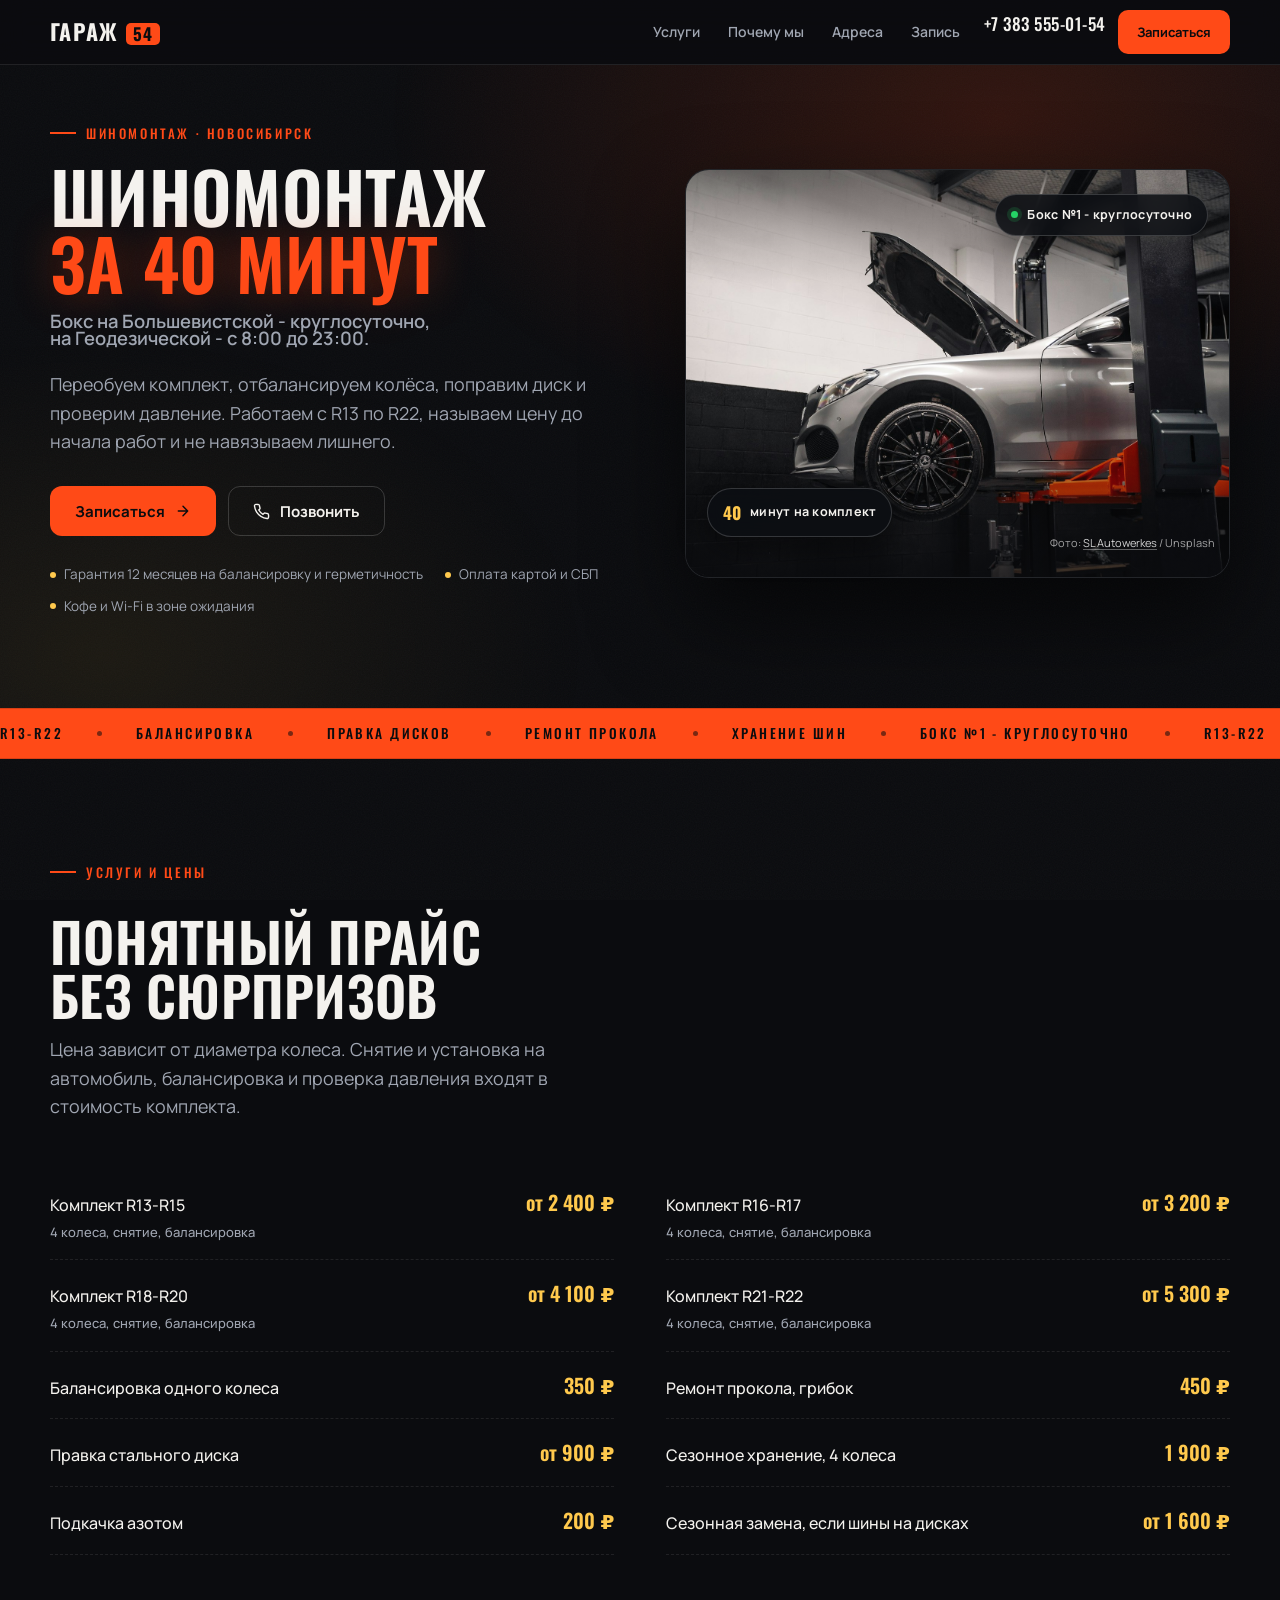
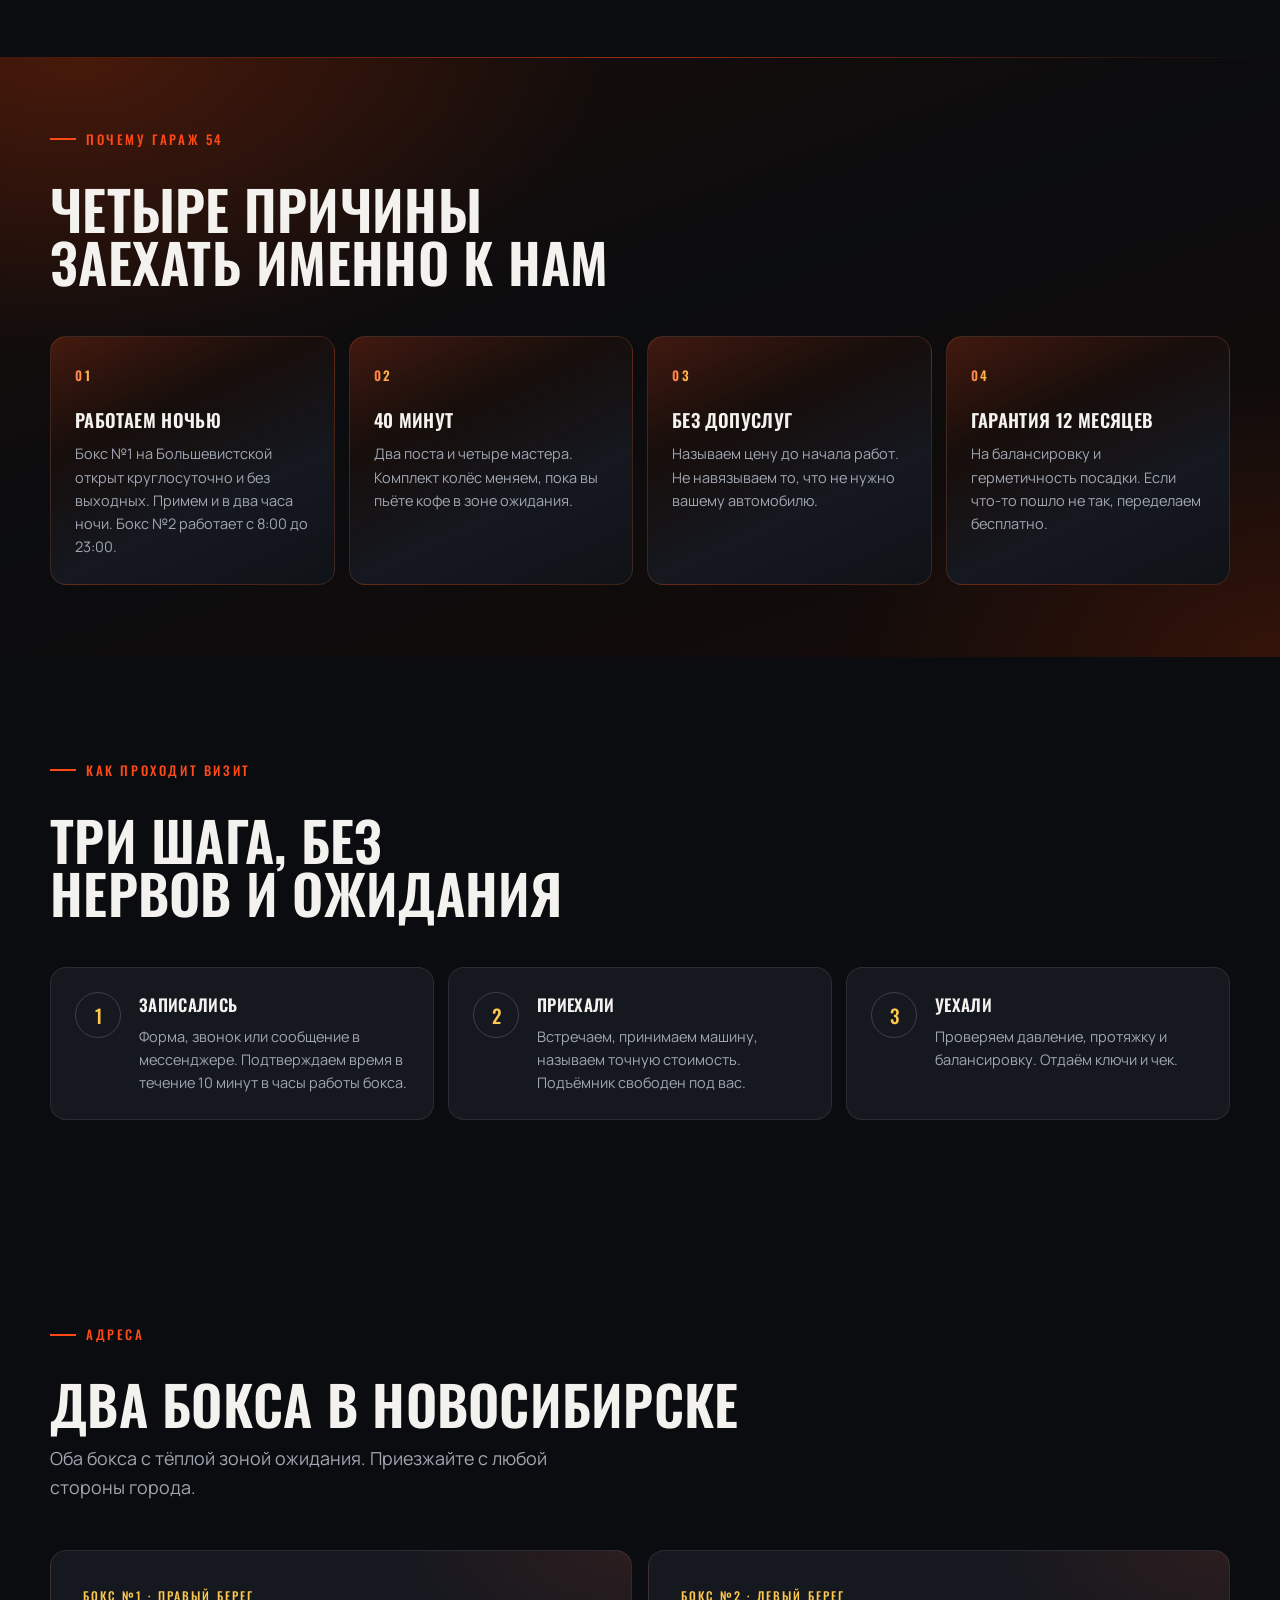
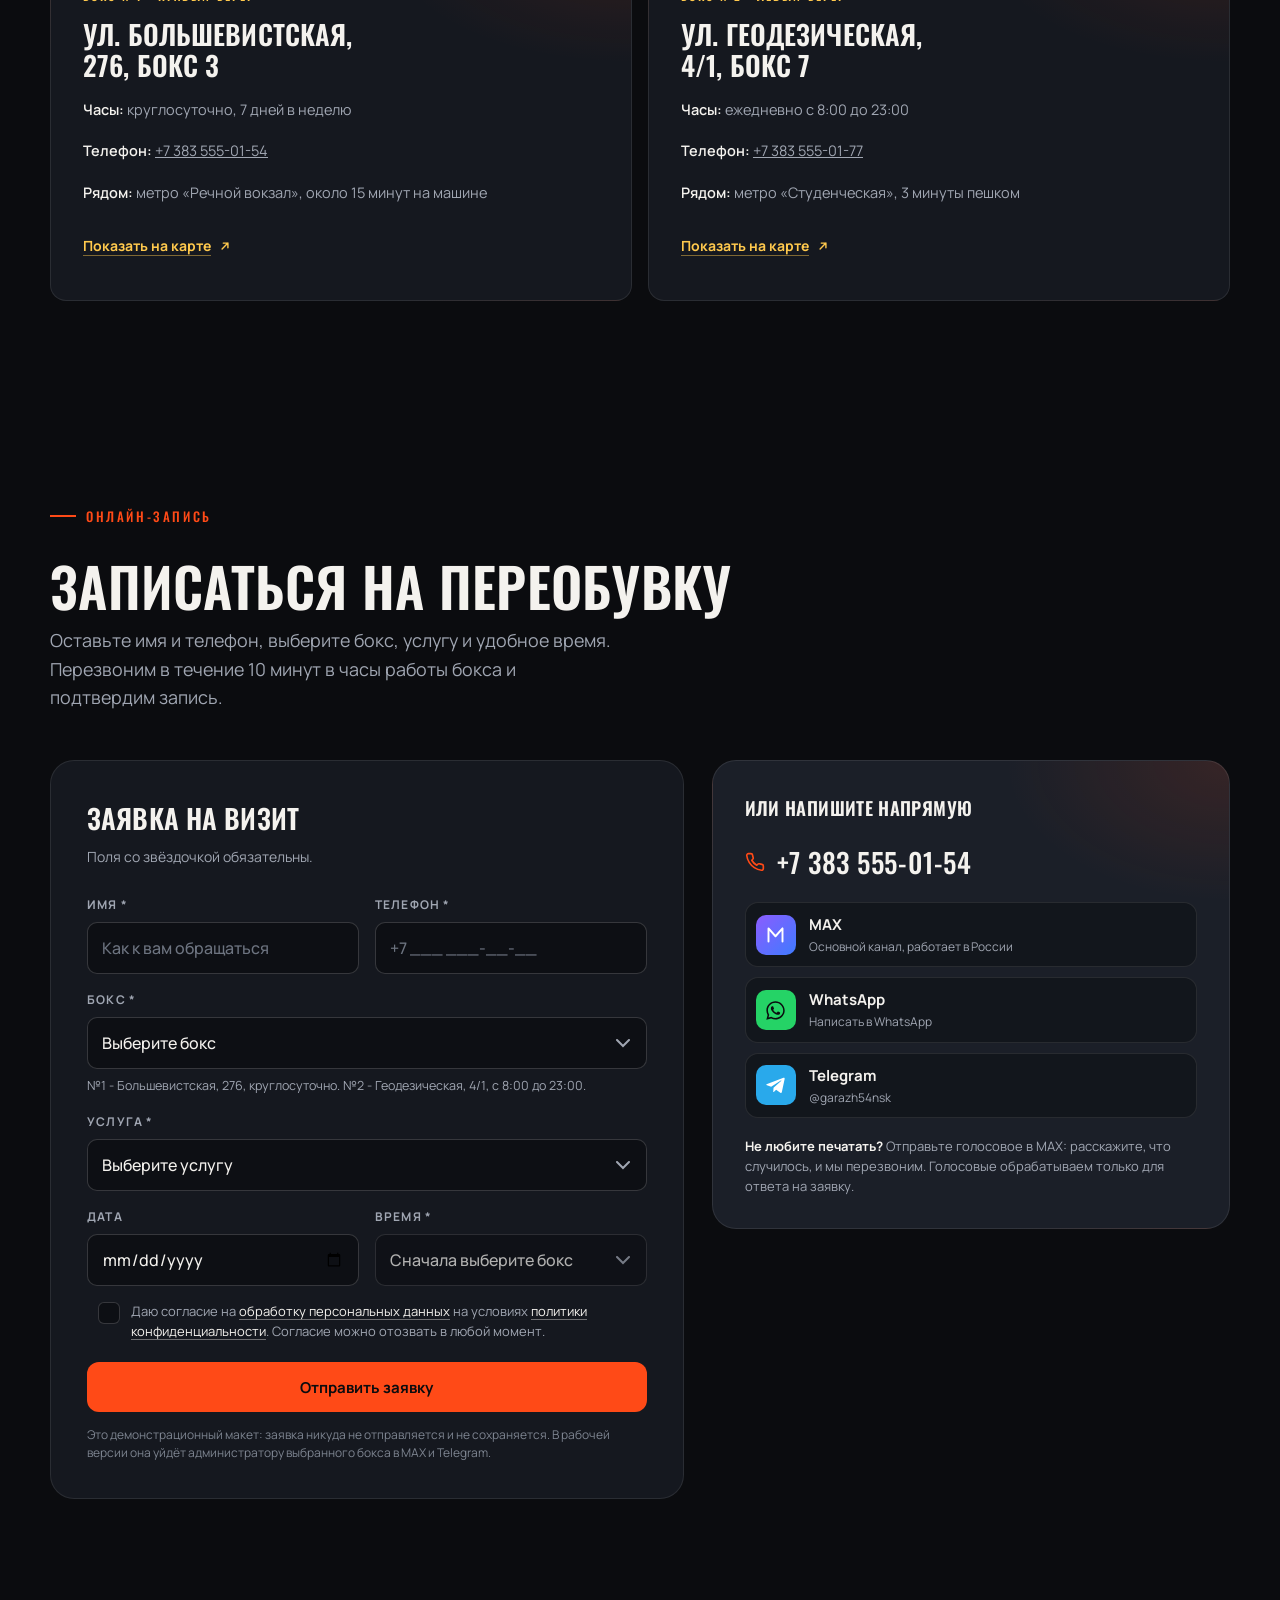
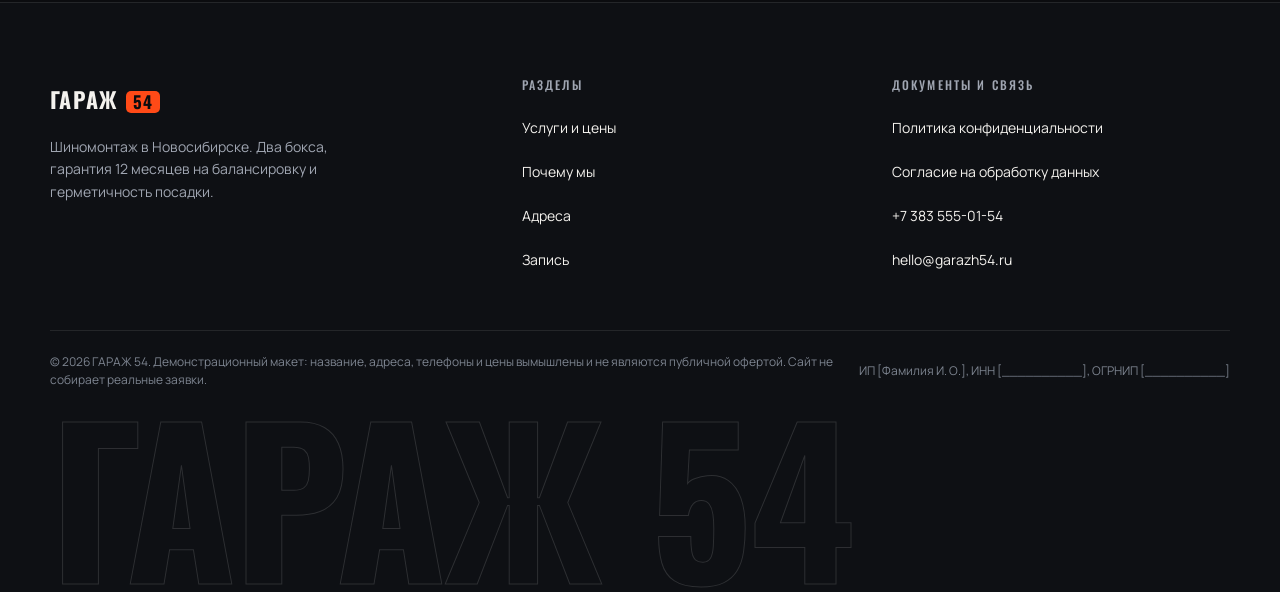
<file: index.html>
<!DOCTYPE html>
<html lang="ru">
<head>
  <meta charset="UTF-8">
  <meta name="viewport" content="width=device-width, initial-scale=1.0, viewport-fit=cover">
  <meta name="format-detection" content="telephone=no">
  <meta http-equiv="Content-Security-Policy" content="default-src 'self'; script-src 'self' 'sha256-qFvgfjnqvXH7oxxp44RVQ+jkjQ6fik7IubgiA9eNodc='; style-src 'self' 'unsafe-inline'; img-src 'self' data:; font-src 'self'; connect-src 'none'; object-src 'none'; base-uri 'self'; form-action 'self'">
  <meta name="referrer" content="strict-origin-when-cross-origin">
  <meta name="theme-color" content="#0b0c0f">
  <meta name="description" content="Шиномонтаж в Новосибирске: два бокса на Большевистской и Геодезической, R13-R22. Балансировка, правка дисков, ремонт прокола, хранение шин. Бокс на Большевистской работает круглосуточно.">
  <title>Шиномонтаж в Новосибирске - ГАРАЖ 54 | R13-R22, два бокса</title>
  <link rel="icon" href="data:image/svg+xml,%3Csvg xmlns='http://www.w3.org/2000/svg' viewBox='0 0 32 32'%3E%3Crect width='32' height='32' rx='8' fill='%23ff4a17'/%3E%3Ccircle cx='16' cy='16' r='9' fill='none' stroke='%230b0c0f' stroke-width='4'/%3E%3C/svg%3E">
  <link rel="stylesheet" href="styles.css">
</head>
<body>

<!-- ================= Шапка ================= -->
<header class="header">
  <div class="shell header__inner">
    <a class="logo" href="#top" aria-label="ГАРАЖ 54, на главную">
      ГАРАЖ <span class="logo__num">54</span>
    </a>

    <nav class="nav" aria-label="Основная навигация">
      <a href="#uslugi">Услуги</a>
      <a href="#pochemu">Почему мы</a>
      <a href="#adresy">Адреса</a>
      <a href="#zapis">Запись</a>
    </nav>

    <div class="header__actions">
      <a class="header__phone" href="tel:+73835550154">+7 383 555-01-54</a>
      <a class="btn" href="#zapis">Записаться</a>
    </div>
  </div>
</header>

<main id="top">

  <!-- ================= Первый экран ================= -->
  <section class="hero">
    <div class="shell hero__grid">
      <div class="hero__copy">
        <p class="eyebrow">Шиномонтаж · Новосибирск</p>
        <h1>
          Шиномонтаж<br>
          <span class="hero__h1-accent">за 40 минут</span>
          <span class="hero__h1-sub">Бокс на Большевистской - круглосуточно, на Геодезической - с 8:00 до 23:00.</span>
        </h1>

        <p class="lead hero__lead">
          Переобуем комплект, отбалансируем колёса, поправим диск и проверим давление.
          Работаем с R13 по R22, называем цену до начала работ и не навязываем лишнего.
        </p>

        <div class="hero__cta">
          <a class="btn" href="#zapis">
            Записаться
            <svg width="16" height="16" viewBox="0 0 24 24" fill="none" stroke="currentColor" stroke-width="2.2" stroke-linecap="round" stroke-linejoin="round" aria-hidden="true"><path d="M5 12h13M12 5l7 7-7 7"/></svg>
          </a>
          <a class="btn btn--ghost" href="tel:+73835550154">
            <svg width="17" height="17" viewBox="0 0 24 24" fill="none" stroke="currentColor" stroke-width="2" stroke-linecap="round" stroke-linejoin="round" aria-hidden="true"><path d="M22 16.9v3a2 2 0 0 1-2.2 2 19.8 19.8 0 0 1-8.6-3.1 19.5 19.5 0 0 1-6-6A19.8 19.8 0 0 1 2.1 4.2 2 2 0 0 1 4.1 2h3a2 2 0 0 1 2 1.7c.1 1 .4 2 .7 2.9a2 2 0 0 1-.5 2.1L8.1 9.9a16 16 0 0 0 6 6l1.2-1.2a2 2 0 0 1 2.1-.5c.9.3 1.9.6 2.9.7a2 2 0 0 1 1.7 2z"/></svg>
            Позвонить
          </a>
        </div>

        <ul class="hero__facts">
          <li>Гарантия 12 месяцев на балансировку и герметичность</li>
          <li>Оплата картой и СБП</li>
          <li>Кофе и Wi-Fi в зоне ожидания</li>
        </ul>
      </div>

      <div class="hero__art">
        <!-- Автомобиль на двухстоечном подъёмнике. Фото с Unsplash, автор указан в подписи. -->
        <figure class="hero__media">
          <img
            src="assets/hero-car.jpg"
            alt="Серебристый Mercedes-Benz на подъёмнике в боксе шиномонтажа: крупным планом переднее колесо и оранжевые лапы подъёмника"
            width="1600" height="1067"
            fetchpriority="high"
            decoding="async">
          <figcaption class="hero__credit">
            Фото:
            <a href="https://unsplash.com/photos/silver-car-on-hydraulic-lift-PwI7BA_J06k" target="_blank" rel="noopener noreferrer">SL Autowerkes</a>
            / Unsplash
          </figcaption>
        </figure>

        <span class="float float--a"><span class="float__dot" aria-hidden="true"></span>Бокс №1 - круглосуточно</span>
        <span class="float float--b"><span class="float__num">40</span> минут на комплект</span>
      </div>
    </div>
  </section>

  <!-- ================= Бегущая строка ================= -->
  <div class="ticker" aria-hidden="true">
    <div class="ticker__track">
      <span class="ticker__item">R13-R22</span>
      <span class="ticker__item">Балансировка</span>
      <span class="ticker__item">Правка дисков</span>
      <span class="ticker__item">Ремонт прокола</span>
      <span class="ticker__item">Хранение шин</span>
      <span class="ticker__item">Бокс №1 - круглосуточно</span>
      <span class="ticker__item">R13-R22</span>
      <span class="ticker__item">Балансировка</span>
      <span class="ticker__item">Правка дисков</span>
      <span class="ticker__item">Ремонт прокола</span>
      <span class="ticker__item">Хранение шин</span>
      <span class="ticker__item">Бокс №1 - круглосуточно</span>
    </div>
  </div>

  <!-- ================= Услуги и цены ================= -->
  <section class="section" id="uslugi">
    <div class="shell">
      <div class="section__head">
        <p class="eyebrow">Услуги и цены</p>
        <h2>Понятный прайс без сюрпризов</h2>
        <p class="lead">
          Цена зависит от диаметра колеса. Снятие и установка на автомобиль, балансировка
          и проверка давления входят в стоимость комплекта.
        </p>
      </div>

      <div class="prices">
        <div class="price">
          <span class="price__name">Комплект R13-R15<span class="price__note">4 колеса, снятие, балансировка</span></span>
          <span class="price__val">от 2 400 ₽</span>
        </div>
        <div class="price">
          <span class="price__name">Комплект R16-R17<span class="price__note">4 колеса, снятие, балансировка</span></span>
          <span class="price__val">от 3 200 ₽</span>
        </div>
        <div class="price">
          <span class="price__name">Комплект R18-R20<span class="price__note">4 колеса, снятие, балансировка</span></span>
          <span class="price__val">от 4 100 ₽</span>
        </div>
        <div class="price">
          <span class="price__name">Комплект R21-R22<span class="price__note">4 колеса, снятие, балансировка</span></span>
          <span class="price__val">от 5 300 ₽</span>
        </div>
        <div class="price">
          <span class="price__name">Балансировка одного колеса</span>
          <span class="price__val">350 ₽</span>
        </div>
        <div class="price">
          <span class="price__name">Ремонт прокола, грибок</span>
          <span class="price__val">450 ₽</span>
        </div>
        <div class="price">
          <span class="price__name">Правка стального диска</span>
          <span class="price__val">от 900 ₽</span>
        </div>
        <div class="price">
          <span class="price__name">Сезонное хранение, 4 колеса</span>
          <span class="price__val">1 900 ₽</span>
        </div>
        <div class="price">
          <span class="price__name">Подкачка азотом</span>
          <span class="price__val">200 ₽</span>
        </div>
        <div class="price">
          <span class="price__name">Сезонная замена, если шины на дисках</span>
          <span class="price__val">от 1 600 ₽</span>
        </div>
      </div>

    </div>
  </section>

  <!-- ================= Почему мы ================= -->
  <section class="section section--tight" id="pochemu">
    <div class="shell">
      <div class="section__head">
        <p class="eyebrow">Почему ГАРАЖ 54</p>
        <h2>Четыре причины заехать именно к нам</h2>
      </div>

      <div class="cards">
        <article class="card">
          <span class="card__num">01</span>
          <h3>Работаем ночью</h3>
          <p>Бокс №1 на Большевистской открыт круглосуточно и без выходных. Примем и в два часа ночи. Бокс №2 работает с 8:00 до 23:00.</p>
        </article>
        <article class="card">
          <span class="card__num">02</span>
          <h3>40 минут</h3>
          <p>Два поста и четыре мастера. Комплект колёс меняем, пока вы пьёте кофе в зоне ожидания.</p>
        </article>
        <article class="card">
          <span class="card__num">03</span>
          <h3>Без допуслуг</h3>
          <p>Называем цену до начала работ. Не навязываем то, что не нужно вашему автомобилю.</p>
        </article>
        <article class="card">
          <span class="card__num">04</span>
          <h3>Гарантия 12 месяцев</h3>
          <p>На балансировку и герметичность посадки. Если что-то пошло не так, переделаем бесплатно.</p>
        </article>
      </div>
    </div>
  </section>

  <!-- ================= Как проходит ================= -->
  <section class="section">
    <div class="shell">
      <div class="section__head">
        <p class="eyebrow">Как проходит визит</p>
        <h2>Три шага, без нервов и ожидания</h2>
      </div>

      <div class="steps">
        <article class="step">
          <span class="step__num">1</span>
          <div>
            <h3>Записались</h3>
            <p>Форма, звонок или сообщение в мессенджере. Подтверждаем время в течение 10 минут в часы работы бокса.</p>
          </div>
        </article>
        <article class="step">
          <span class="step__num">2</span>
          <div>
            <h3>Приехали</h3>
            <p>Встречаем, принимаем машину, называем точную стоимость. Подъёмник свободен под вас.</p>
          </div>
        </article>
        <article class="step">
          <span class="step__num">3</span>
          <div>
            <h3>Уехали</h3>
            <p>Проверяем давление, протяжку и балансировку. Отдаём ключи и чек.</p>
          </div>
        </article>
      </div>
    </div>
  </section>

  <!-- ================= Адреса ================= -->
  <section class="section" id="adresy">
    <div class="shell">
      <div class="section__head">
        <p class="eyebrow">Адреса</p>
        <h2>Два бокса в Новосибирске</h2>
        <p class="lead">Оба бокса с тёплой зоной ожидания. Приезжайте с любой стороны города.</p>
      </div>

      <div class="locations">
        <article class="loc">
          <p class="loc__tag">Бокс №1 · правый берег</p>
          <h3 class="loc__addr">ул. Большевистская,<br>276, бокс 3</h3>
          <ul class="loc__meta">
            <li><b>Часы:</b> круглосуточно, 7 дней в неделю</li>
            <li><b>Телефон:</b> <a href="tel:+73835550154">+7 383 555-01-54</a></li>
            <li><b>Рядом:</b> метро «Речной вокзал», около 15 минут на машине</li>
          </ul>
          <a class="loc__link" href="https://yandex.ru/maps/?text=Новосибирск%2C%20Большевистская%20276" target="_blank" rel="noopener noreferrer">
            Показать на карте
            <svg width="14" height="14" viewBox="0 0 24 24" fill="none" stroke="currentColor" stroke-width="2.4" stroke-linecap="round" stroke-linejoin="round" aria-hidden="true"><path d="M7 17L17 7M9 7h8v8"/></svg>
          </a>
        </article>

        <article class="loc">
          <p class="loc__tag">Бокс №2 · левый берег</p>
          <h3 class="loc__addr">ул. Геодезическая,<br>4/1, бокс 7</h3>
          <ul class="loc__meta">
            <li><b>Часы:</b> ежедневно с 8:00 до 23:00</li>
            <li><b>Телефон:</b> <a href="tel:+73835550177">+7 383 555-01-77</a></li>
            <li><b>Рядом:</b> метро «Студенческая», 3 минуты пешком</li>
          </ul>
          <a class="loc__link" href="https://yandex.ru/maps/?text=Новосибирск%2C%20Геодезическая%204%2F1" target="_blank" rel="noopener noreferrer">
            Показать на карте
            <svg width="14" height="14" viewBox="0 0 24 24" fill="none" stroke="currentColor" stroke-width="2.4" stroke-linecap="round" stroke-linejoin="round" aria-hidden="true"><path d="M7 17L17 7M9 7h8v8"/></svg>
          </a>
        </article>
      </div>
    </div>
  </section>

  <!-- ================= Запись ================= -->
  <section class="section" id="zapis">
    <div class="shell">
      <div class="section__head">
        <p class="eyebrow">Онлайн-запись</p>
        <h2>Записаться на переобувку</h2>
        <p class="lead">
          Оставьте имя и телефон, выберите бокс, услугу и удобное время. Перезвоним
          в течение 10 минут в часы работы бокса и подтвердим запись.
        </p>
      </div>

      <div class="booking">
        <div class="form-card">
          <form id="booking-form" autocomplete="on">
            <h3>Заявка на визит</h3>
            <p class="form-card__sub">Поля со звёздочкой обязательны.</p>

            <div class="fields">
              <div class="field">
                <label for="name">Имя *</label>
                <input id="name" name="name" type="text" autocomplete="name" placeholder="Как к вам обращаться" required>
              </div>

              <div class="field">
                <label for="phone">Телефон *</label>
                <input id="phone" name="phone" type="tel" inputmode="tel" autocomplete="tel" placeholder="+7 ___ ___-__-__" required pattern="[0-9+\(\)\-\s]{10,20}">
              </div>

              <div class="field field--full">
                <label for="box">Бокс *</label>
                <select id="box" name="box" required>
                  <option value="" selected disabled>Выберите бокс</option>
                  <option value="box1">Бокс №1 - правый берег</option>
                  <option value="box2">Бокс №2 - левый берег</option>
                </select>
                <p class="field__hint">№1 - Большевистская, 276, круглосуточно. №2 - Геодезическая, 4/1, с 8:00 до 23:00.</p>
              </div>

              <div class="field field--full">
                <label for="service">Услуга *</label>
                <select id="service" name="service" required>
                  <option value="" selected disabled>Выберите услугу</option>
                  <option value="r13-r15">Комплект R13-R15</option>
                  <option value="r16-r17">Комплект R16-R17</option>
                  <option value="r18-r20">Комплект R18-R20</option>
                  <option value="r21-r22">Комплект R21-R22</option>
                  <option value="balance">Балансировка</option>
                  <option value="puncture">Ремонт прокола</option>
                  <option value="disc">Правка диска</option>
                  <option value="storage">Хранение шин</option>
                </select>
              </div>

              <div class="field">
                <label for="date">Дата</label>
                <input id="date" name="date" type="date">
              </div>

              <div class="field">
                <label for="time">Время *</label>
                <select id="time" name="time" required disabled>
                  <option value="" selected>Сначала выберите бокс</option>
                </select>
              </div>

              <!-- ловушка для ботов: живому человеку поле не видно -->
              <div class="field field--full" style="position:absolute;left:-9999px;width:1px;height:1px;overflow:hidden" aria-hidden="true">
                <label for="website">Сайт</label>
                <input id="website" name="website" type="text" tabindex="-1" autocomplete="off">
              </div>

              <div class="field--full checkbox">
                <input id="consent" name="consent" type="checkbox" required>
                <label for="consent" style="margin:0;font-size:13px;font-weight:400;letter-spacing:0;text-transform:none;color:var(--muted)">
                  Даю согласие на <a href="consent.html">обработку персональных данных</a>
                  на условиях <a href="privacy.html">политики конфиденциальности</a>.
                  Согласие можно отозвать в любой момент.
                </label>
              </div>

              <div class="field--full">
                <button class="btn btn--block" type="submit">Отправить заявку</button>
              </div>
            </div>

            <p class="form__note">
              Это демонстрационный макет: заявка никуда не отправляется и не сохраняется.
              В рабочей версии она уйдёт администратору выбранного бокса в MAX и Telegram.
            </p>
          </form>

          <div class="done" id="booking-done" role="status" aria-live="polite">
            <b>Заявка сформирована</b>
            <p>
              Спасибо, <span id="done-name">друг</span>! Это демонстрационный макет:
              данные никуда не отправляются. В рабочей версии заявка уйдёт администратору
              <span id="done-box">выбранного бокса</span> в MAX и Telegram, а вы получите
              подтверждение времени.
            </p>
          </div>
        </div>

        <aside class="contact-panel">
          <h3>Или напишите напрямую</h3>

          <a class="contact-phone" href="tel:+73835550154">
            <svg width="20" height="20" viewBox="0 0 24 24" fill="none" stroke="currentColor" stroke-width="2" stroke-linecap="round" stroke-linejoin="round" aria-hidden="true"><path d="M22 16.9v3a2 2 0 0 1-2.2 2 19.8 19.8 0 0 1-8.6-3.1 19.5 19.5 0 0 1-6-6A19.8 19.8 0 0 1 2.1 4.2 2 2 0 0 1 4.1 2h3a2 2 0 0 1 2 1.7c.1 1 .4 2 .7 2.9a2 2 0 0 1-.5 2.1L8.1 9.9a16 16 0 0 0 6 6l1.2-1.2a2 2 0 0 1 2.1-.5c.9.3 1.9.6 2.9.7a2 2 0 0 1 1.7 2z"/></svg>
            +7 383 555-01-54
          </a>

          <div class="mess">
            <a class="mess__link mess__link--max" href="https://max.ru/garazh54" target="_blank" rel="noopener noreferrer">
              <span class="mess__icon">
                <svg width="21" height="21" viewBox="0 0 24 24" fill="none" stroke="currentColor" stroke-width="2.2" stroke-linecap="round" stroke-linejoin="round" aria-hidden="true"><path d="M4 20V5l8 9 8-9v15"/></svg>
              </span>
              <span class="mess__text">
                <b>MAX</b>
                <small>Основной канал, работает в России</small>
              </span>
            </a>

            <a class="mess__link mess__link--wa" href="https://wa.me/73835550154?text=Здравствуйте%2C%20хочу%20записаться%20на%20шиномонтаж" target="_blank" rel="noopener noreferrer">
              <span class="mess__icon">
                <svg width="21" height="21" viewBox="0 0 448 512" fill="currentColor" aria-hidden="true"><path d="M380.9 97.1C339 55.1 283.2 32 223.9 32c-122.4 0-222 99.6-222 222 0 39.1 10.2 77.3 29.6 111L0 480l117.7-30.9c32.4 17.7 68.9 27 106.1 27h.1c122.3 0 224.1-99.6 224.1-222 0-59.3-25.2-115-67.1-157zm-157 341.6c-33.2 0-65.7-8.9-94-25.7l-6.7-4-69.8 18.3L72 359.2l-4.4-7c-18.5-29.4-28.2-63.3-28.2-98.2 0-101.7 82.8-184.5 184.6-184.5 49.3 0 95.6 19.2 130.4 54.1 34.8 34.9 56.2 81.2 56.1 130.5 0 101.8-84.9 184.6-186.6 184.6zm101.2-138.2c-5.5-2.8-32.8-16.2-37.9-18-5.1-1.9-8.8-2.8-12.5 2.8-3.7 5.6-14.3 18-17.6 21.8-3.2 3.7-6.5 4.2-12 1.4-32.6-16.3-54-29.1-75.5-66-5.7-9.8 5.7-9.1 16.3-30.3 1.8-3.7.9-6.9-.5-9.7-1.4-2.8-12.5-30.1-17.1-41.2-4.5-10.8-9.1-9.3-12.5-9.5-3.2-.2-6.9-.2-10.6-.2-3.7 0-9.7 1.4-14.8 6.9-5.1 5.6-19.4 19-19.4 46.3 0 27.3 19.9 53.7 22.6 57.4 2.8 3.7 39.1 59.7 94.8 83.8 35.2 15.2 49 16.5 66.6 13.9 10.7-1.6 32.8-13.4 37.4-26.4 4.6-13 4.6-24.1 3.2-26.4-1.3-2.5-5-3.9-10.5-6.6z"/></svg>
              </span>
              <span class="mess__text">
                <b>WhatsApp</b>
                <small>Написать в WhatsApp</small>
              </span>
            </a>

            <a class="mess__link mess__link--tg" href="https://t.me/garazh54nsk" target="_blank" rel="noopener noreferrer">
              <span class="mess__icon">
                <svg width="21" height="21" viewBox="0 0 448 512" fill="currentColor" aria-hidden="true"><path d="M446.7 98.6l-67.6 318.8c-5.1 22.5-18.4 28.1-37.3 17.5l-103-75.9-49.7 47.8c-5.5 5.5-10.1 10.1-20.7 10.1l7.4-104.9 190.9-172.5c8.3-7.4-1.8-11.5-12.9-4.1L117.8 284 16.2 252.2c-22.1-6.9-22.5-22.1 4.6-32.7L418.2 66.4c18.4-6.9 34.5 4.1 28.5 32.2z"/></svg>
              </span>
              <span class="mess__text">
                <b>Telegram</b>
                <small>@garazh54nsk</small>
              </span>
            </a>
          </div>

          <p class="contact-note">
            <b>Не любите печатать?</b> Отправьте голосовое в MAX: расскажите, что случилось,
            и мы перезвоним. Голосовые обрабатываем только для ответа на заявку.
          </p>
        </aside>
      </div>
    </div>
  </section>

</main>

<!-- ================= Подвал ================= -->
<footer class="footer">
  <div class="shell">
    <div class="footer__grid">
      <div class="footer__brand">
        <a class="logo" href="#top">ГАРАЖ <span class="logo__num">54</span></a>
        <p>Шиномонтаж в Новосибирске. Два бокса, гарантия 12 месяцев на балансировку и герметичность посадки.</p>
      </div>

      <div>
        <p class="footer__title">Разделы</p>
        <ul class="footer__links">
          <li><a href="#uslugi">Услуги и цены</a></li>
          <li><a href="#pochemu">Почему мы</a></li>
          <li><a href="#adresy">Адреса</a></li>
          <li><a href="#zapis">Запись</a></li>
        </ul>
      </div>

      <div>
        <p class="footer__title">Документы и связь</p>
        <ul class="footer__links">
          <li><a href="privacy.html">Политика конфиденциальности</a></li>
          <li><a href="consent.html">Согласие на обработку данных</a></li>
          <li><a href="tel:+73835550154">+7 383 555-01-54</a></li>
          <li><a href="mailto:hello@garazh54.ru">hello@garazh54.ru</a></li>
        </ul>
      </div>
    </div>

    <div class="footer__legal">
      <p>
        © 2026 ГАРАЖ 54. Демонстрационный макет: название, адреса, телефоны и цены вымышлены
        и не являются публичной офертой. Сайт не собирает реальные заявки.
      </p>
      <p>ИП [Фамилия И. О.], ИНН [__________], ОГРНИП [__________]</p>
    </div>

    <div class="footer__word" aria-hidden="true">ГАРАЖ 54</div>
  </div>
</footer>

<a class="callbar" href="tel:+73835550154" aria-label="Позвонить в ГАРАЖ 54">
  <svg width="18" height="18" viewBox="0 0 24 24" fill="none" stroke="currentColor" stroke-width="2" stroke-linecap="round" stroke-linejoin="round" aria-hidden="true"><path d="M22 16.9v3a2 2 0 0 1-2.2 2 19.8 19.8 0 0 1-8.6-3.1 19.5 19.5 0 0 1-6-6A19.8 19.8 0 0 1 2.1 4.2 2 2 0 0 1 4.1 2h3a2 2 0 0 1 2 1.7c.1 1 .4 2 .7 2.9a2 2 0 0 1-.5 2.1L8.1 9.9a16 16 0 0 0 6 6l1.2-1.2a2 2 0 0 1 2.1-.5c.9.3 1.9.6 2.9.7a2 2 0 0 1 1.7 2z"/></svg>
  Позвонить
</a>

<script>
  (function () {
    var form = document.getElementById('booking-form');
    var done = document.getElementById('booking-done');
    var doneName = document.getElementById('done-name');
    var doneBox = document.getElementById('done-box');
    var date = document.getElementById('date');
    var box = document.getElementById('box');
    var time = document.getElementById('time');

    var TIMES = {
      box1: [
        ['08-12', 'Утро, 8:00-12:00'],
        ['12-17', 'День, 12:00-17:00'],
        ['17-21', 'Вечер, 17:00-21:00'],
        ['night', 'Ночь, 21:00-08:00']
      ],
      box2: [
        ['08-12', 'Утро, 8:00-12:00'],
        ['12-17', 'День, 12:00-17:00'],
        ['17-21', 'Вечер, 17:00-21:00'],
        ['21-23', 'Поздний вечер, 21:00-23:00']
      ]
    };

    var BOX_NAMES = {
      box1: 'бокса №1 на Большевистской',
      box2: 'бокса №2 на Геодезической'
    };

    function fillTimes() {
      if (!box || !time) return;

      var list = TIMES[box.value] || [];
      time.innerHTML = '';

      var placeholder = document.createElement('option');
      placeholder.value = '';
      placeholder.selected = true;
      placeholder.disabled = true;
      placeholder.textContent = list.length ? 'Выберите время' : 'Сначала выберите бокс';
      time.appendChild(placeholder);

      for (var i = 0; i < list.length; i++) {
        var option = document.createElement('option');
        option.value = list[i][0];
        option.textContent = list[i][1];
        time.appendChild(option);
      }

      time.disabled = list.length === 0;
    }

    if (box) {
      box.addEventListener('change', fillTimes);
      fillTimes();
    }

    if (date) {
      var today = new Date();
      var iso = today.getFullYear() + '-' +
        String(today.getMonth() + 1).padStart(2, '0') + '-' +
        String(today.getDate()).padStart(2, '0');
      date.min = iso;
    }

    if (form) {
      form.addEventListener('submit', function (event) {
        event.preventDefault();

        if (!form.checkValidity()) {
          form.reportValidity();
          return;
        }

        var raw = form.elements.name.value.trim();
        var firstName = raw ? raw.split(/\s+/)[0] : 'друг';
        doneName.textContent = firstName;
        if (doneBox) {
          doneBox.textContent = BOX_NAMES[box.value] || 'выбранного бокса';
        }

        form.style.display = 'none';
        done.classList.add('is-on');
        done.scrollIntoView({ behavior: 'smooth', block: 'center' });
      });
    }
  })();
</script>

</body>
</html>
</file>
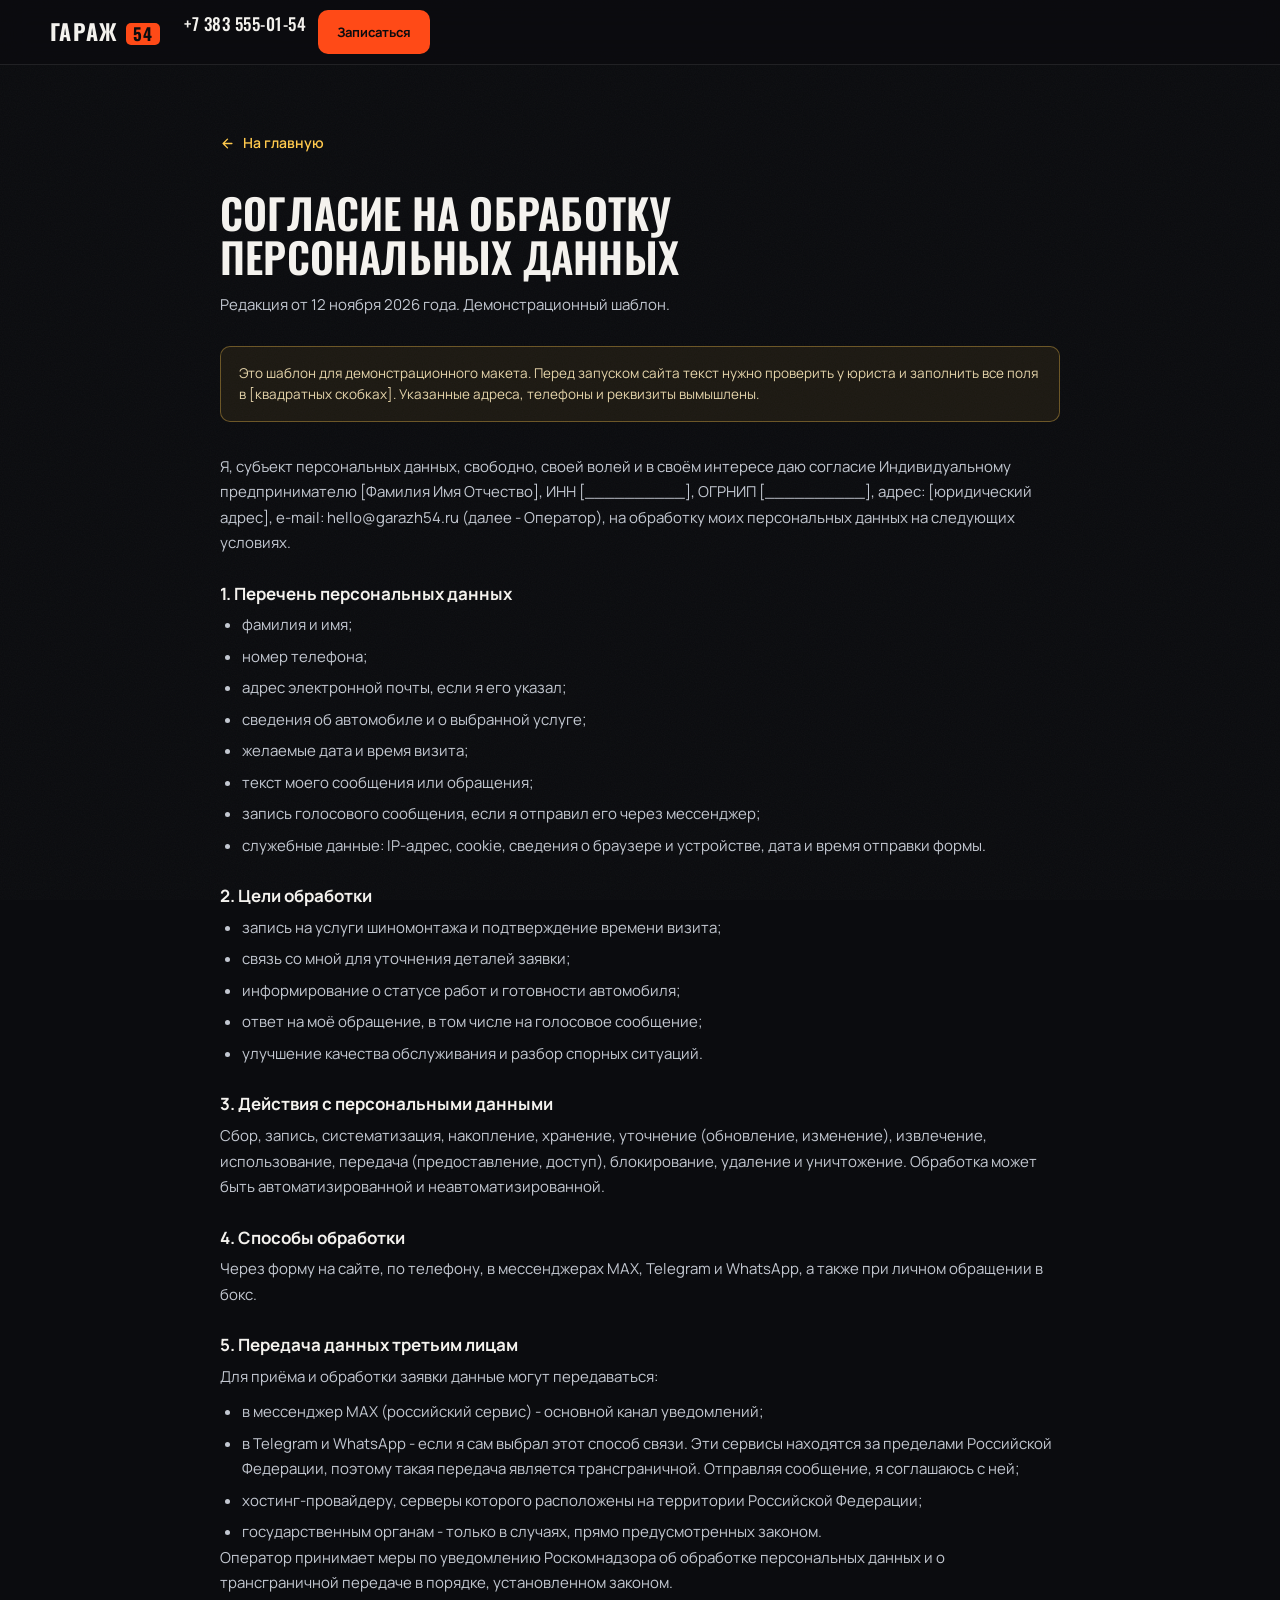
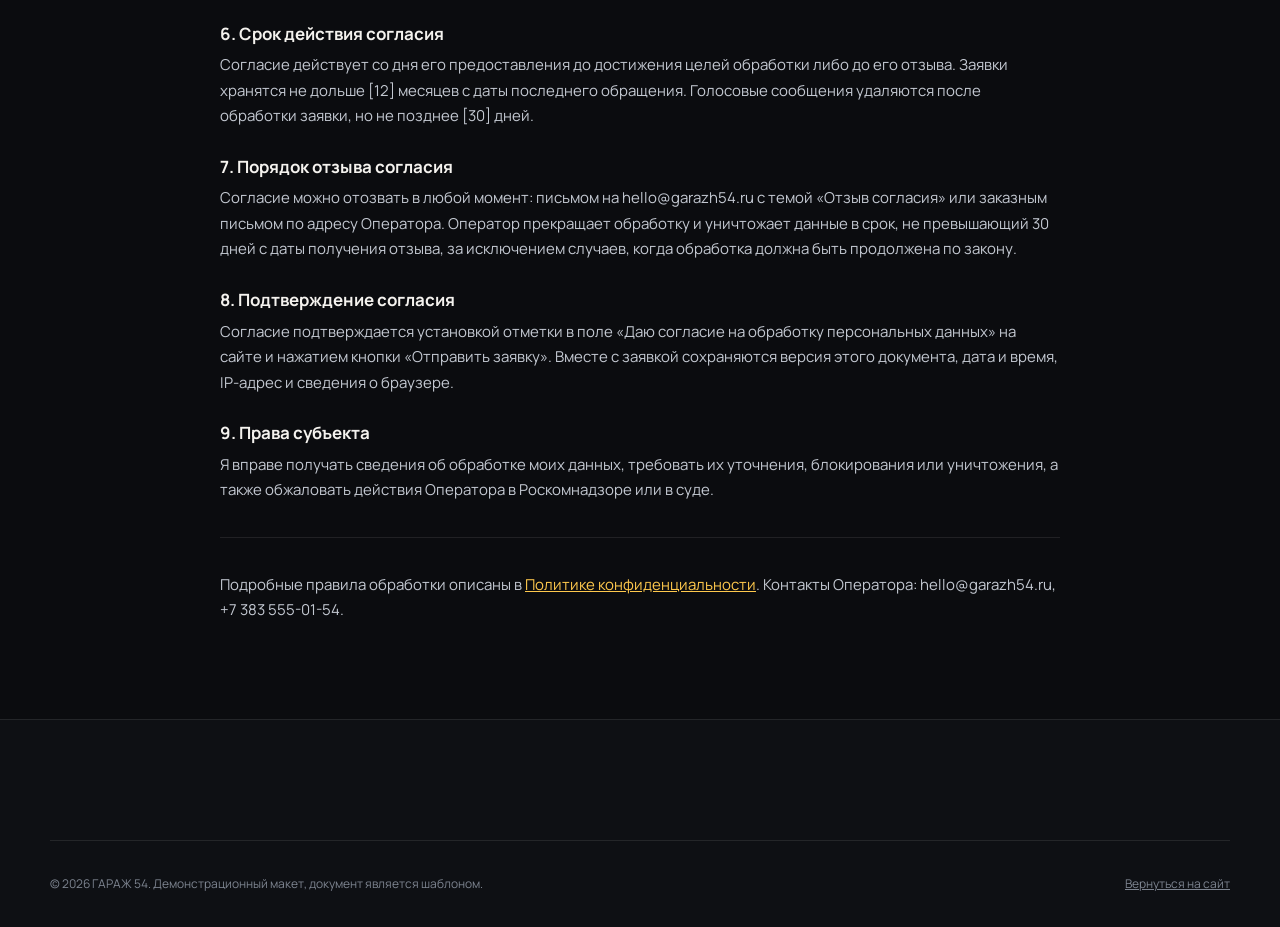
<file: consent.html>
<!DOCTYPE html>
<html lang="ru">
<head>
  <meta charset="UTF-8">
  <meta name="viewport" content="width=device-width, initial-scale=1.0, viewport-fit=cover">
  <meta name="format-detection" content="telephone=no">
  <meta http-equiv="Content-Security-Policy" content="default-src 'self'; script-src 'self'; style-src 'self' 'unsafe-inline'; img-src 'self' data:; font-src 'self'; connect-src 'none'; object-src 'none'; base-uri 'self'; form-action 'self'">
  <meta name="referrer" content="strict-origin-when-cross-origin">
  <meta name="theme-color" content="#0b0c0f">
  <meta name="robots" content="noindex">
  <title>Согласие на обработку персональных данных - ГАРАЖ 54</title>
  <link rel="icon" href="data:image/svg+xml,%3Csvg xmlns='http://www.w3.org/2000/svg' viewBox='0 0 32 32'%3E%3Crect width='32' height='32' rx='8' fill='%23ff4a17'/%3E%3Ccircle cx='16' cy='16' r='9' fill='none' stroke='%230b0c0f' stroke-width='4'/%3E%3C/svg%3E">
  <link rel="stylesheet" href="styles.css">
</head>
<body>

<header class="header">
  <div class="shell header__inner">
    <a class="logo" href="index.html">ГАРАЖ <span class="logo__num">54</span></a>
    <div class="header__actions">
      <a class="header__phone" href="tel:+73835550154">+7 383 555-01-54</a>
      <a class="btn" href="index.html#zapis">Записаться</a>
    </div>
  </div>
</header>

<main class="shell">
  <article class="doc">
    <a class="doc__back" href="index.html">
      <svg width="15" height="15" viewBox="0 0 24 24" fill="none" stroke="currentColor" stroke-width="2.2" stroke-linecap="round" stroke-linejoin="round" aria-hidden="true"><path d="M19 12H5M12 19l-7-7 7-7"/></svg>
      На главную
    </a>

    <h1>Согласие на обработку персональных данных</h1>
    <p class="doc__meta">Редакция от 12 ноября 2026 года. Демонстрационный шаблон.</p>

    <div class="doc__note">
      Это шаблон для демонстрационного макета. Перед запуском сайта текст нужно проверить
      у юриста и заполнить все поля в [квадратных скобках]. Указанные адреса, телефоны
      и реквизиты вымышлены.
    </div>

    <p>
      Я, субъект персональных данных, свободно, своей волей и в своём интересе даю
      согласие Индивидуальному предпринимателю [Фамилия Имя Отчество], ИНН [__________],
      ОГРНИП [__________], адрес: [юридический адрес], e-mail: hello@garazh54.ru
      (далее - Оператор), на обработку моих персональных данных на следующих условиях.
    </p>

    <h2>1. Перечень персональных данных</h2>
    <ul>
      <li>фамилия и имя;</li>
      <li>номер телефона;</li>
      <li>адрес электронной почты, если я его указал;</li>
      <li>сведения об автомобиле и о выбранной услуге;</li>
      <li>желаемые дата и время визита;</li>
      <li>текст моего сообщения или обращения;</li>
      <li>запись голосового сообщения, если я отправил его через мессенджер;</li>
      <li>служебные данные: IP-адрес, cookie, сведения о браузере и устройстве, дата и время отправки формы.</li>
    </ul>

    <h2>2. Цели обработки</h2>
    <ul>
      <li>запись на услуги шиномонтажа и подтверждение времени визита;</li>
      <li>связь со мной для уточнения деталей заявки;</li>
      <li>информирование о статусе работ и готовности автомобиля;</li>
      <li>ответ на моё обращение, в том числе на голосовое сообщение;</li>
      <li>улучшение качества обслуживания и разбор спорных ситуаций.</li>
    </ul>

    <h2>3. Действия с персональными данными</h2>
    <p>
      Сбор, запись, систематизация, накопление, хранение, уточнение (обновление,
      изменение), извлечение, использование, передача (предоставление, доступ),
      блокирование, удаление и уничтожение. Обработка может быть автоматизированной
      и неавтоматизированной.
    </p>

    <h2>4. Способы обработки</h2>
    <p>
      Через форму на сайте, по телефону, в мессенджерах MAX, Telegram и WhatsApp,
      а также при личном обращении в бокс.
    </p>

    <h2>5. Передача данных третьим лицам</h2>
    <p>
      Для приёма и обработки заявки данные могут передаваться:
    </p>
    <ul>
      <li>в мессенджер MAX (российский сервис) - основной канал уведомлений;</li>
      <li>в Telegram и WhatsApp - если я сам выбрал этот способ связи. Эти сервисы
        находятся за пределами Российской Федерации, поэтому такая передача является
        трансграничной. Отправляя сообщение, я соглашаюсь с ней;</li>
      <li>хостинг-провайдеру, серверы которого расположены на территории Российской Федерации;</li>
      <li>государственным органам - только в случаях, прямо предусмотренных законом.</li>
    </ul>
    <p>
      Оператор принимает меры по уведомлению Роскомнадзора об обработке персональных
      данных и о трансграничной передаче в порядке, установленном законом.
    </p>

    <h2>6. Срок действия согласия</h2>
    <p>
      Согласие действует со дня его предоставления до достижения целей обработки
      либо до его отзыва. Заявки хранятся не дольше [12] месяцев с даты последнего
      обращения. Голосовые сообщения удаляются после обработки заявки, но не позднее
      [30] дней.
    </p>

    <h2>7. Порядок отзыва согласия</h2>
    <p>
      Согласие можно отозвать в любой момент: письмом на hello@garazh54.ru с темой
      «Отзыв согласия» или заказным письмом по адресу Оператора. Оператор прекращает
      обработку и уничтожает данные в срок, не превышающий 30 дней с даты получения
      отзыва, за исключением случаев, когда обработка должна быть продолжена по закону.
    </p>

    <h2>8. Подтверждение согласия</h2>
    <p>
      Согласие подтверждается установкой отметки в поле «Даю согласие на обработку
      персональных данных» на сайте и нажатием кнопки «Отправить заявку». Вместе
      с заявкой сохраняются версия этого документа, дата и время, IP-адрес и сведения
      о браузере.
    </p>

    <h2>9. Права субъекта</h2>
    <p>
      Я вправе получать сведения об обработке моих данных, требовать их уточнения,
      блокирования или уничтожения, а также обжаловать действия Оператора
      в Роскомнадзоре или в суде.
    </p>

    <hr>

    <p>
      Подробные правила обработки описаны в
      <a href="privacy.html">Политике конфиденциальности</a>.
      Контакты Оператора: hello@garazh54.ru, +7 383 555-01-54.
    </p>
  </article>
</main>

<footer class="footer">
  <div class="shell">
    <div class="footer__legal">
      <p>© 2026 ГАРАЖ 54. Демонстрационный макет, документ является шаблоном.</p>
      <p><a href="index.html">Вернуться на сайт</a></p>
    </div>
  </div>
</footer>

<a class="callbar" href="tel:+73835550154" aria-label="Позвонить в ГАРАЖ 54">
  <svg width="18" height="18" viewBox="0 0 24 24" fill="none" stroke="currentColor" stroke-width="2" stroke-linecap="round" stroke-linejoin="round" aria-hidden="true"><path d="M22 16.9v3a2 2 0 0 1-2.2 2 19.8 19.8 0 0 1-8.6-3.1 19.5 19.5 0 0 1-6-6A19.8 19.8 0 0 1 2.1 4.2 2 2 0 0 1 4.1 2h3a2 2 0 0 1 2 1.7c.1 1 .4 2 .7 2.9a2 2 0 0 1-.5 2.1L8.1 9.9a16 16 0 0 0 6 6l1.2-1.2a2 2 0 0 1 2.1-.5c.9.3 1.9.6 2.9.7a2 2 0 0 1 1.7 2z"/></svg>
  Позвонить
</a>

</body>
</html>
</file>
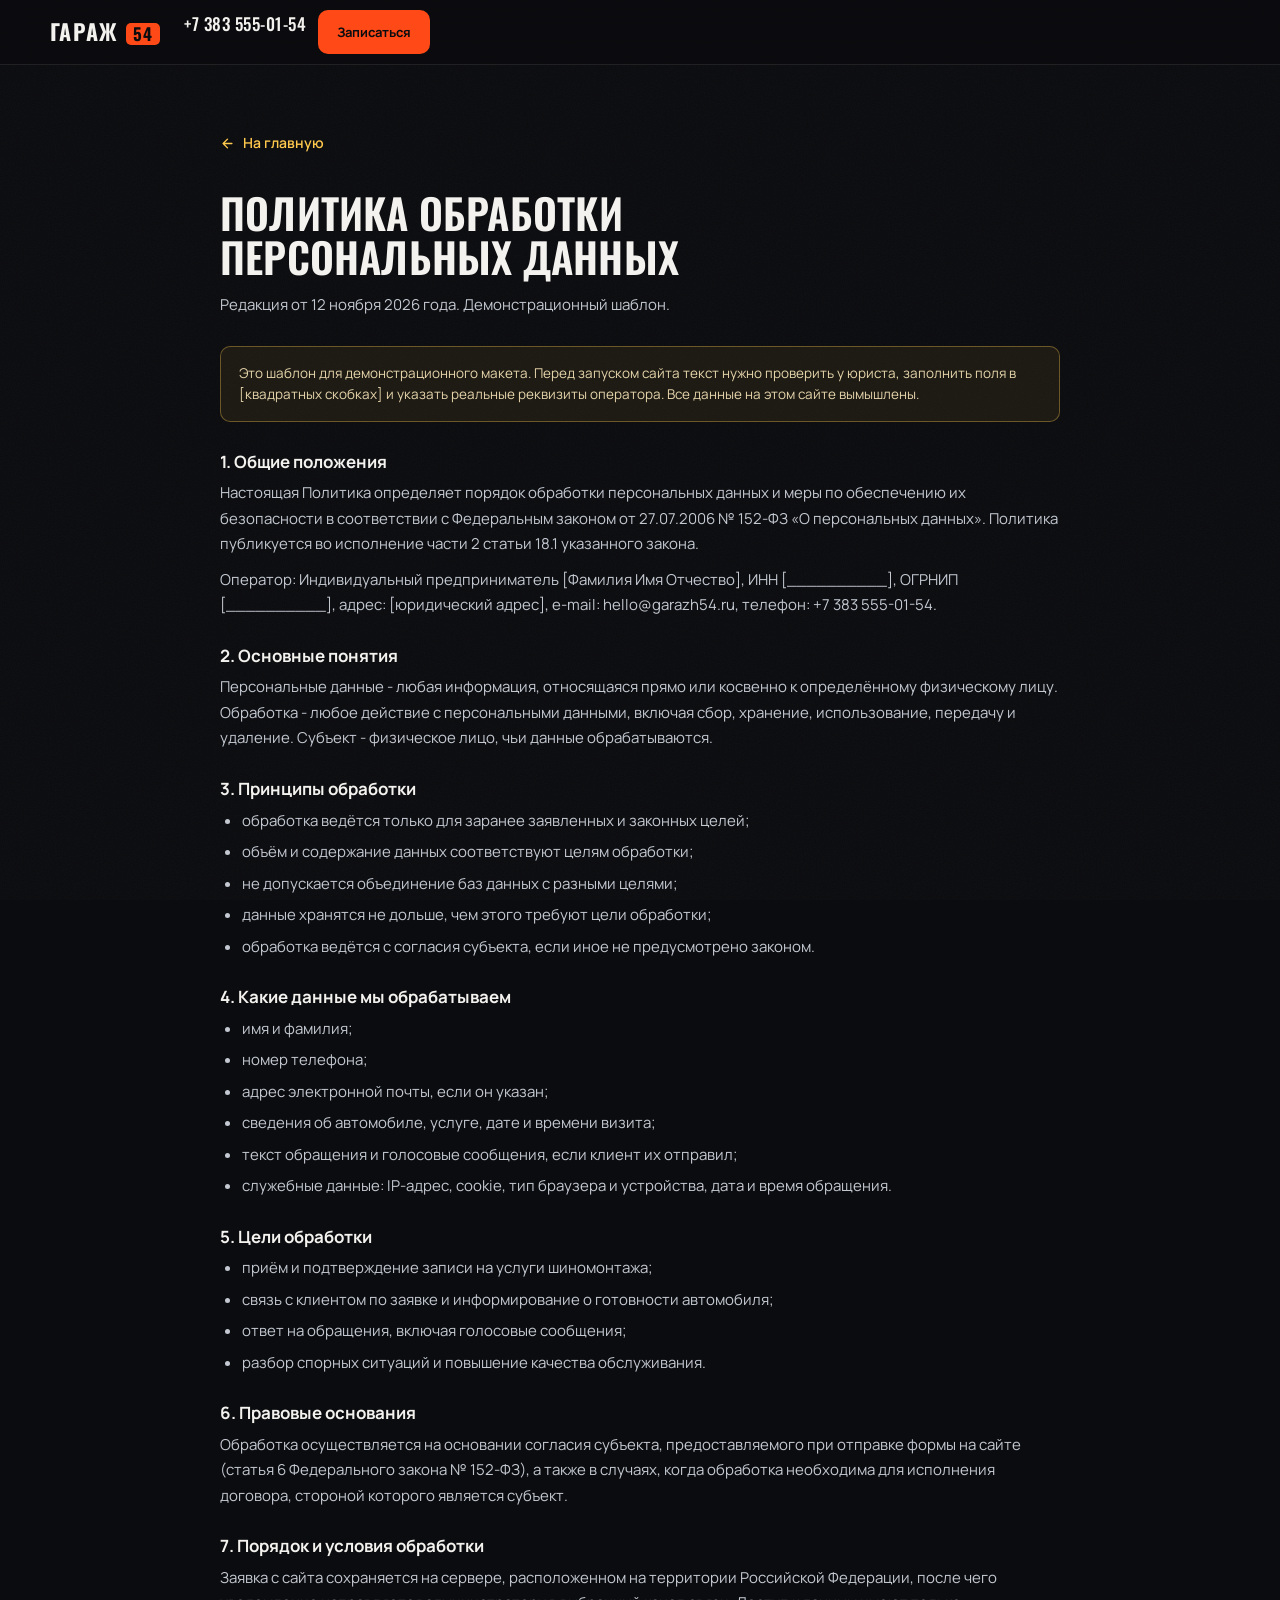
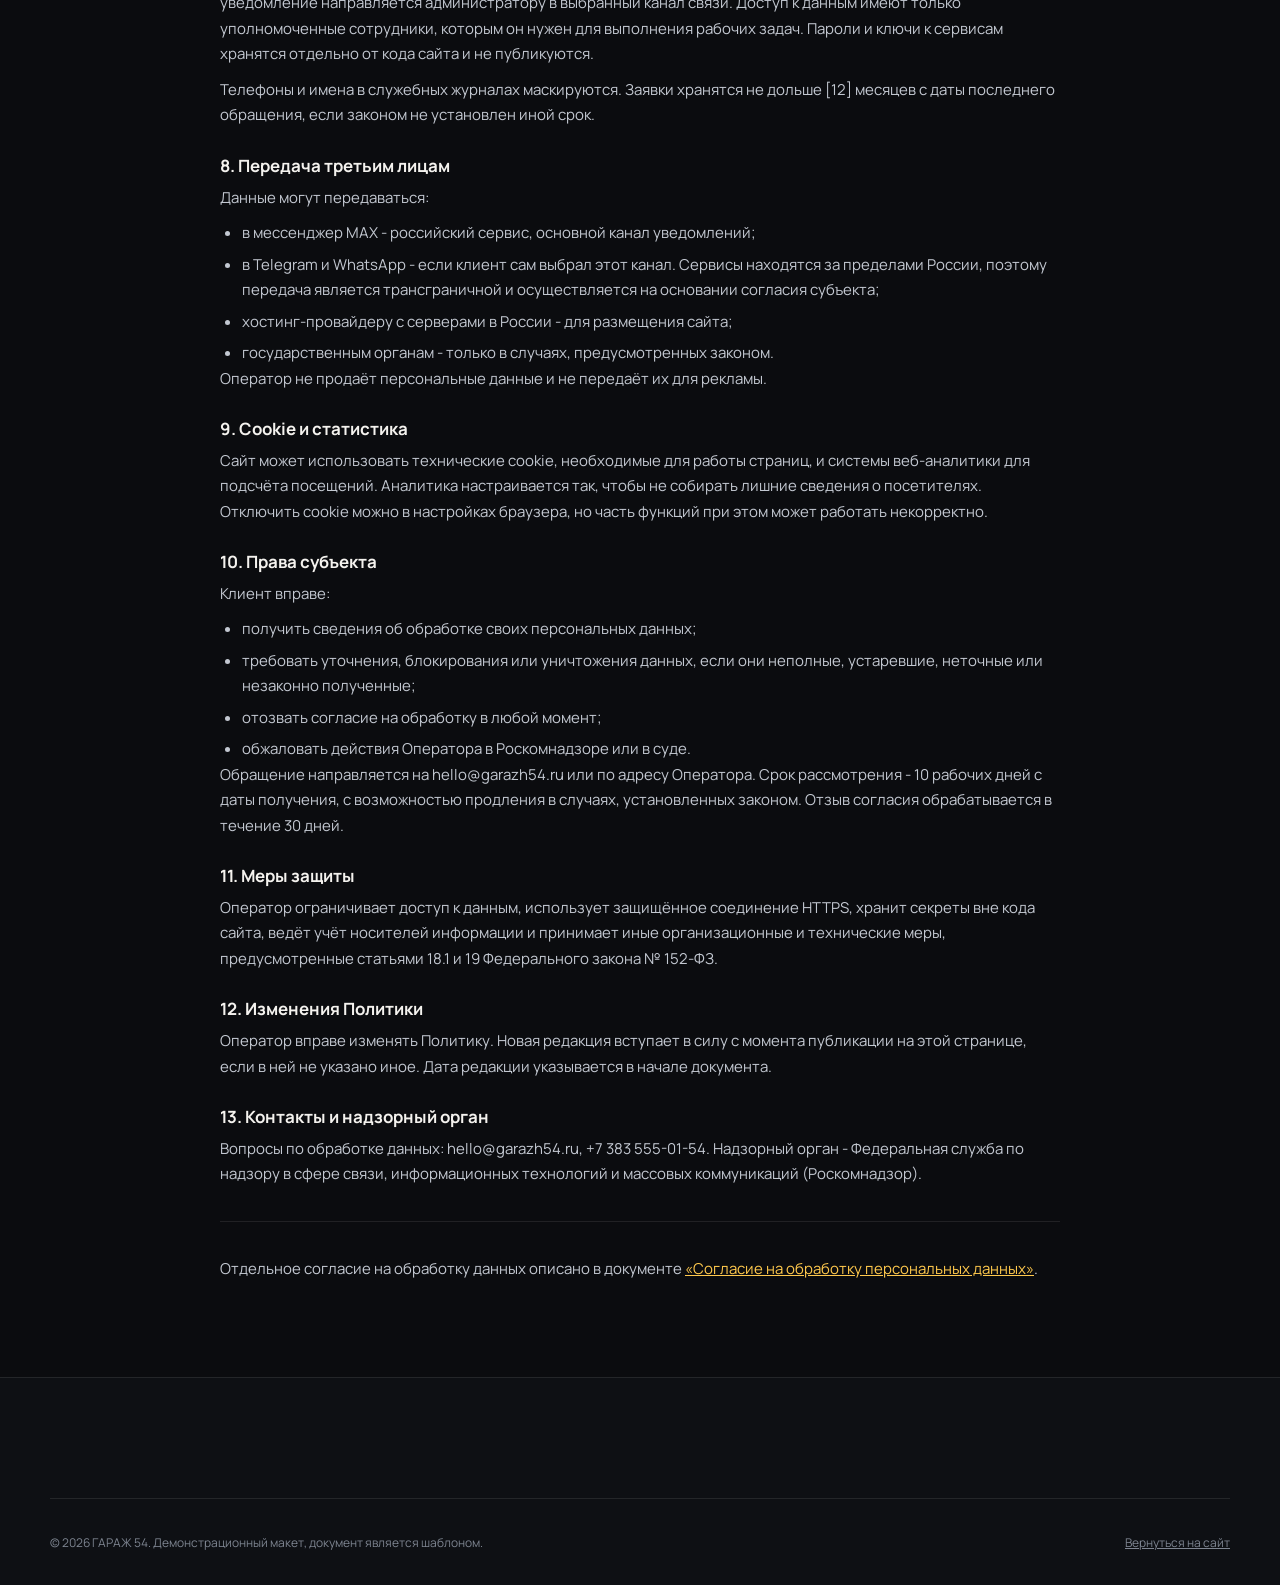
<file: privacy.html>
<!DOCTYPE html>
<html lang="ru">
<head>
  <meta charset="UTF-8">
  <meta name="viewport" content="width=device-width, initial-scale=1.0, viewport-fit=cover">
  <meta name="format-detection" content="telephone=no">
  <meta http-equiv="Content-Security-Policy" content="default-src 'self'; script-src 'self'; style-src 'self' 'unsafe-inline'; img-src 'self' data:; font-src 'self'; connect-src 'none'; object-src 'none'; base-uri 'self'; form-action 'self'">
  <meta name="referrer" content="strict-origin-when-cross-origin">
  <meta name="theme-color" content="#0b0c0f">
  <meta name="robots" content="noindex">
  <title>Политика конфиденциальности - ГАРАЖ 54</title>
  <link rel="icon" href="data:image/svg+xml,%3Csvg xmlns='http://www.w3.org/2000/svg' viewBox='0 0 32 32'%3E%3Crect width='32' height='32' rx='8' fill='%23ff4a17'/%3E%3Ccircle cx='16' cy='16' r='9' fill='none' stroke='%230b0c0f' stroke-width='4'/%3E%3C/svg%3E">
  <link rel="stylesheet" href="styles.css">
</head>
<body>

<header class="header">
  <div class="shell header__inner">
    <a class="logo" href="index.html">ГАРАЖ <span class="logo__num">54</span></a>
    <div class="header__actions">
      <a class="header__phone" href="tel:+73835550154">+7 383 555-01-54</a>
      <a class="btn" href="index.html#zapis">Записаться</a>
    </div>
  </div>
</header>

<main class="shell">
  <article class="doc">
    <a class="doc__back" href="index.html">
      <svg width="15" height="15" viewBox="0 0 24 24" fill="none" stroke="currentColor" stroke-width="2.2" stroke-linecap="round" stroke-linejoin="round" aria-hidden="true"><path d="M19 12H5M12 19l-7-7 7-7"/></svg>
      На главную
    </a>

    <h1>Политика обработки персональных данных</h1>
    <p class="doc__meta">Редакция от 12 ноября 2026 года. Демонстрационный шаблон.</p>

    <div class="doc__note">
      Это шаблон для демонстрационного макета. Перед запуском сайта текст нужно проверить
      у юриста, заполнить поля в [квадратных скобках] и указать реальные реквизиты
      оператора. Все данные на этом сайте вымышлены.
    </div>

    <h2>1. Общие положения</h2>
    <p>
      Настоящая Политика определяет порядок обработки персональных данных и меры
      по обеспечению их безопасности в соответствии с Федеральным законом
      от 27.07.2006 № 152-ФЗ «О персональных данных». Политика публикуется
      во исполнение части 2 статьи 18.1 указанного закона.
    </p>
    <p>
      Оператор: Индивидуальный предприниматель [Фамилия Имя Отчество],
      ИНН [__________], ОГРНИП [__________], адрес: [юридический адрес],
      e-mail: hello@garazh54.ru, телефон: +7 383 555-01-54.
    </p>

    <h2>2. Основные понятия</h2>
    <p>
      Персональные данные - любая информация, относящаяся прямо или косвенно
      к определённому физическому лицу. Обработка - любое действие с персональными
      данными, включая сбор, хранение, использование, передачу и удаление.
      Субъект - физическое лицо, чьи данные обрабатываются.
    </p>

    <h2>3. Принципы обработки</h2>
    <ul>
      <li>обработка ведётся только для заранее заявленных и законных целей;</li>
      <li>объём и содержание данных соответствуют целям обработки;</li>
      <li>не допускается объединение баз данных с разными целями;</li>
      <li>данные хранятся не дольше, чем этого требуют цели обработки;</li>
      <li>обработка ведётся с согласия субъекта, если иное не предусмотрено законом.</li>
    </ul>

    <h2>4. Какие данные мы обрабатываем</h2>
    <ul>
      <li>имя и фамилия;</li>
      <li>номер телефона;</li>
      <li>адрес электронной почты, если он указан;</li>
      <li>сведения об автомобиле, услуге, дате и времени визита;</li>
      <li>текст обращения и голосовые сообщения, если клиент их отправил;</li>
      <li>служебные данные: IP-адрес, cookie, тип браузера и устройства, дата и время обращения.</li>
    </ul>

    <h2>5. Цели обработки</h2>
    <ul>
      <li>приём и подтверждение записи на услуги шиномонтажа;</li>
      <li>связь с клиентом по заявке и информирование о готовности автомобиля;</li>
      <li>ответ на обращения, включая голосовые сообщения;</li>
      <li>разбор спорных ситуаций и повышение качества обслуживания.</li>
    </ul>

    <h2>6. Правовые основания</h2>
    <p>
      Обработка осуществляется на основании согласия субъекта, предоставляемого
      при отправке формы на сайте (статья 6 Федерального закона № 152-ФЗ),
      а также в случаях, когда обработка необходима для исполнения договора,
      стороной которого является субъект.
    </p>

    <h2>7. Порядок и условия обработки</h2>
    <p>
      Заявка с сайта сохраняется на сервере, расположенном на территории Российской
      Федерации, после чего уведомление направляется администратору в выбранный канал
      связи. Доступ к данным имеют только уполномоченные сотрудники, которым он нужен
      для выполнения рабочих задач. Пароли и ключи к сервисам хранятся отдельно
      от кода сайта и не публикуются.
    </p>
    <p>
      Телефоны и имена в служебных журналах маскируются. Заявки хранятся не дольше
      [12] месяцев с даты последнего обращения, если законом не установлен иной срок.
    </p>

    <h2>8. Передача третьим лицам</h2>
    <p>
      Данные могут передаваться:
    </p>
    <ul>
      <li>в мессенджер MAX - российский сервис, основной канал уведомлений;</li>
      <li>в Telegram и WhatsApp - если клиент сам выбрал этот канал. Сервисы находятся
        за пределами России, поэтому передача является трансграничной и осуществляется
        на основании согласия субъекта;</li>
      <li>хостинг-провайдеру с серверами в России - для размещения сайта;</li>
      <li>государственным органам - только в случаях, предусмотренных законом.</li>
    </ul>
    <p>
      Оператор не продаёт персональные данные и не передаёт их для рекламы.
    </p>

    <h2>9. Cookie и статистика</h2>
    <p>
      Сайт может использовать технические cookie, необходимые для работы страниц,
      и системы веб-аналитики для подсчёта посещений. Аналитика настраивается так,
      чтобы не собирать лишние сведения о посетителях. Отключить cookie можно
      в настройках браузера, но часть функций при этом может работать некорректно.
    </p>

    <h2>10. Права субъекта</h2>
    <p>
      Клиент вправе:
    </p>
    <ul>
      <li>получить сведения об обработке своих персональных данных;</li>
      <li>требовать уточнения, блокирования или уничтожения данных, если они
        неполные, устаревшие, неточные или незаконно полученные;</li>
      <li>отозвать согласие на обработку в любой момент;</li>
      <li>обжаловать действия Оператора в Роскомнадзоре или в суде.</li>
    </ul>
    <p>
      Обращение направляется на hello@garazh54.ru или по адресу Оператора. Срок
      рассмотрения - 10 рабочих дней с даты получения, с возможностью продления
      в случаях, установленных законом. Отзыв согласия обрабатывается в течение
      30 дней.
    </p>

    <h2>11. Меры защиты</h2>
    <p>
      Оператор ограничивает доступ к данным, использует защищённое соединение HTTPS,
      хранит секреты вне кода сайта, ведёт учёт носителей информации и принимает
      иные организационные и технические меры, предусмотренные статьями 18.1 и 19
      Федерального закона № 152-ФЗ.
    </p>

    <h2>12. Изменения Политики</h2>
    <p>
      Оператор вправе изменять Политику. Новая редакция вступает в силу с момента
      публикации на этой странице, если в ней не указано иное. Дата редакции
      указывается в начале документа.
    </p>

    <h2>13. Контакты и надзорный орган</h2>
    <p>
      Вопросы по обработке данных: hello@garazh54.ru, +7 383 555-01-54.
      Надзорный орган - Федеральная служба по надзору в сфере связи,
      информационных технологий и массовых коммуникаций (Роскомнадзор).
    </p>

    <hr>

    <p>
      Отдельное согласие на обработку данных описано в документе
      <a href="consent.html">«Согласие на обработку персональных данных»</a>.
    </p>
  </article>
</main>

<footer class="footer">
  <div class="shell">
    <div class="footer__legal">
      <p>© 2026 ГАРАЖ 54. Демонстрационный макет, документ является шаблоном.</p>
      <p><a href="index.html">Вернуться на сайт</a></p>
    </div>
  </div>
</footer>

<a class="callbar" href="tel:+73835550154" aria-label="Позвонить в ГАРАЖ 54">
  <svg width="18" height="18" viewBox="0 0 24 24" fill="none" stroke="currentColor" stroke-width="2" stroke-linecap="round" stroke-linejoin="round" aria-hidden="true"><path d="M22 16.9v3a2 2 0 0 1-2.2 2 19.8 19.8 0 0 1-8.6-3.1 19.5 19.5 0 0 1-6-6A19.8 19.8 0 0 1 2.1 4.2 2 2 0 0 1 4.1 2h3a2 2 0 0 1 2 1.7c.1 1 .4 2 .7 2.9a2 2 0 0 1-.5 2.1L8.1 9.9a16 16 0 0 0 6 6l1.2-1.2a2 2 0 0 1 2.1-.5c.9.3 1.9.6 2.9.7a2 2 0 0 1 1.7 2z"/></svg>
  Позвонить
</a>

</body>
</html>
</file>
<file: styles.css>
/* ==========================================================================
   ГАРАЖ 54 · шиномонтаж в Новосибирске
   Демонстрационный макет. Один файл стилей на все страницы.
   ========================================================================== */

/* ---------- 0. Шрифты ----------
   Manrope и Oswald лежат локально в assets/fonts/, без запросов в Google.
   Это вариативные файлы: один файл на все нужные насыщенности. */
@font-face {
  font-family: "Manrope";
  font-style: normal;
  font-weight: 400 800;
  font-display: swap;
  src: url("assets/fonts/manrope-cyrillic.woff2") format("woff2");
  unicode-range: U+0301, U+0400-045F, U+0490-0491, U+04B0-04B1, U+2116;
}

@font-face {
  font-family: "Manrope";
  font-style: normal;
  font-weight: 400 800;
  font-display: swap;
  src: url("assets/fonts/manrope-latin.woff2") format("woff2");
  unicode-range: U+0000-00FF, U+0131, U+0152-0153, U+02BB-02BC, U+02C6, U+02DA, U+02DC, U+0304, U+0308, U+0329, U+2000-206F, U+20AC, U+2122, U+2191, U+2193, U+2212, U+2215, U+FEFF, U+FFFD;
}

@font-face {
  font-family: "Oswald";
  font-style: normal;
  font-weight: 500 700;
  font-display: swap;
  src: url("assets/fonts/oswald-cyrillic.woff2") format("woff2");
  unicode-range: U+0301, U+0400-045F, U+0490-0491, U+04B0-04B1, U+2116;
}

@font-face {
  font-family: "Oswald";
  font-style: normal;
  font-weight: 500 700;
  font-display: swap;
  src: url("assets/fonts/oswald-latin.woff2") format("woff2");
  unicode-range: U+0000-00FF, U+0131, U+0152-0153, U+02BB-02BC, U+02C6, U+02DA, U+02DC, U+0304, U+0308, U+0329, U+2000-206F, U+20AC, U+2122, U+2191, U+2193, U+2212, U+2215, U+FEFF, U+FFFD;
}

/* ---------- 1. Токены ---------- */
:root {
  --paper: #0b0c0f;
  --paper-2: #0e1014;
  --surface: #15181f;
  --surface-2: #1b1f28;
  --line: rgba(255, 255, 255, 0.09);
  --line-strong: rgba(255, 255, 255, 0.17);

  --ink: #f4f2ee;
  --muted: #a0a6b2;
  --accent: #ff4a17;
  --accent-2: #ffc94d;

  --wa: #25d366;
  --tg: #29a9eb;
  --max: #7a5cff;

  --r-sm: 10px;
  --r-md: 16px;
  --r-lg: 24px;

  --font-d: "Oswald", "Arial Narrow", Impact, system-ui, sans-serif;
  --font-b: "Manrope", system-ui, -apple-system, "Segoe UI", Roboto, Arial, sans-serif;

  --shell: 1180px;
  --pad-x: clamp(16px, 4vw, 40px);

  /* вырезы iPhone: если браузер не знает env(), подставится 0px */
  --safe-l: env(safe-area-inset-left, 0px);
  --safe-r: env(safe-area-inset-right, 0px);
  --safe-b: env(safe-area-inset-bottom, 0px);
  --safe-t: env(safe-area-inset-top, 0px);
}

/* ---------- 2. База ---------- */
*,
*::before,
*::after {
  box-sizing: border-box;
}

html {
  -webkit-text-size-adjust: 100%;
  scroll-behavior: smooth;
  scroll-padding-top: 88px;
  overflow-x: clip;
}

body {
  margin: 0;
  overflow-x: clip;
  background: var(--paper);
  color: var(--ink);
  font-family: var(--font-b);
  font-size: 16px;
  line-height: 1.6;
  -webkit-font-smoothing: antialiased;
}

/* лёгкое зерно: рисуется кодом, без картинок извне */
body::before {
  content: "";
  position: fixed;
  inset: 0;
  z-index: 0;
  pointer-events: none;
  opacity: 0.035;
  background-image: url("data:image/svg+xml,%3Csvg xmlns='http://www.w3.org/2000/svg' width='140' height='140'%3E%3Cfilter id='n'%3E%3CfeTurbulence type='fractalNoise' baseFrequency='0.85' numOctaves='3'/%3E%3C/filter%3E%3Crect width='140' height='140' filter='url(%23n)'/%3E%3C/svg%3E");
}

img,
svg {
  display: block;
  max-width: 100%;
}

a {
  color: inherit;
}

h1,
h2,
h3,
p {
  margin: 0;
}

:focus-visible {
  outline: 2px solid var(--accent);
  outline-offset: 3px;
  border-radius: 4px;
}

::selection {
  background: var(--accent);
  color: #0b0c0f;
}

.shell {
  position: relative;
  z-index: 1;
  width: 100%;
  max-width: calc(var(--shell) + 2 * var(--pad-x));
  margin-inline: auto;
  padding-left: calc(var(--pad-x) + var(--safe-l));
  padding-right: calc(var(--pad-x) + var(--safe-r));
}

.section {
  position: relative;
  z-index: 1;
  padding-block: clamp(56px, 8vw, 104px);
}

.section--tight {
  padding-block: clamp(40px, 6vw, 72px);
}

/* ---------- 3. Типографика ---------- */
h1,
h2,
h3 {
  font-family: var(--font-d);
  font-weight: 600;
  font-style: normal; /* курсив в заголовках не используем */
  text-transform: uppercase;
  letter-spacing: 0.005em;
  text-wrap: balance;
}

h1 {
  font-size: clamp(2.15rem, 8.2vw, 4.4rem);
  line-height: 0.96;
}

h2 {
  font-size: clamp(1.85rem, 5vw, 3.4rem);
  line-height: 0.98;
}

h3 {
  font-size: 1.25rem;
}

.eyebrow {
  display: inline-flex;
  align-items: center;
  gap: 10px;
  margin-bottom: 18px;
  font-family: var(--font-d);
  font-size: 13px;
  font-weight: 500;
  letter-spacing: 0.2em;
  text-transform: uppercase;
  color: var(--accent);
}

.eyebrow::before {
  content: "";
  width: 26px;
  height: 2px;
  background: currentColor;
}

.lead {
  max-width: 52ch;
  color: var(--muted);
  font-size: clamp(1rem, 2.4vw, 1.12rem);
}

.section__head {
  display: grid;
  gap: 14px;
  max-width: 720px;
  margin-bottom: clamp(28px, 4vw, 48px);
}

/* ---------- 4. Кнопки ---------- */
.btn {
  display: inline-flex;
  align-items: center;
  justify-content: center;
  gap: 10px;
  min-height: 50px;
  padding: 0 24px;
  border: 1px solid transparent;
  border-radius: 12px;
  background: var(--accent);
  color: #0b0c0f;
  font-family: var(--font-b);
  font-size: 15px;
  font-weight: 700;
  line-height: 1;
  text-decoration: none;
  white-space: nowrap;
  cursor: pointer;
  transition: transform 0.16s ease, box-shadow 0.16s ease, background 0.16s ease,
    border-color 0.16s ease;
}

.btn:hover {
  transform: translateY(-1px);
  box-shadow: 0 12px 30px rgba(255, 74, 23, 0.28);
}

.btn:active {
  transform: translateY(0);
}

.btn--ghost {
  background: transparent;
  border-color: var(--line-strong);
  color: var(--ink);
}

.btn--ghost:hover {
  border-color: var(--accent);
  background: rgba(255, 74, 23, 0.08);
  box-shadow: none;
}

.btn--block {
  width: 100%;
}

.btn svg {
  flex: 0 0 auto;
}

/* ---------- 5. Шапка ---------- */
.header {
  position: sticky;
  top: 0;
  z-index: 50;
  border-bottom: 1px solid var(--line);
  background: rgba(11, 12, 15, 0.82);
  backdrop-filter: blur(14px);
  -webkit-backdrop-filter: blur(14px);
}

.header__inner {
  display: flex;
  align-items: center;
  gap: 24px;
  min-height: calc(64px + var(--safe-t));
  padding-top: var(--safe-t);
}

.logo {
  display: inline-flex;
  align-items: baseline;
  gap: 8px;
  padding-block: 7px;
  font-family: var(--font-d);
  font-size: 22px;
  font-weight: 700;
  letter-spacing: 0.06em;
  text-transform: uppercase;
  text-decoration: none;
  white-space: nowrap;
}

.logo__num {
  display: inline-block;
  padding: 2px 7px 3px;
  border-radius: 5px;
  background: var(--accent);
  color: #0b0c0f;
  font-size: 17px;
  line-height: 1;
}

.nav {
  display: none;
  gap: 28px;
  margin-left: auto;
}

.nav a {
  position: relative;
  display: inline-flex;
  align-items: center;
  min-height: 44px;
  font-size: 14px;
  font-weight: 600;
  color: var(--muted);
  text-decoration: none;
  transition: color 0.15s ease;
}

.nav a::after {
  content: "";
  position: absolute;
  left: 0;
  right: 100%;
  bottom: -6px;
  height: 2px;
  background: var(--accent);
  transition: right 0.2s ease;
}

.nav a:hover {
  color: var(--ink);
}

.nav a:hover::after {
  right: 0;
}

.header__actions {
  display: flex;
  align-items: center;
  gap: 12px;
  margin-left: auto;
}

.header__phone {
  display: none;
  align-items: center;
  min-height: 44px;
  font-family: var(--font-d);
  font-size: 17px;
  font-weight: 500;
  letter-spacing: 0.03em;
  text-decoration: none;
  white-space: nowrap;
}

.header__phone:hover {
  color: var(--accent-2);
}

.header .btn {
  min-height: 44px;
  padding: 0 18px;
  font-size: 13px;
  border-radius: 10px;
}

/* ---------- 6. Первый экран ---------- */
.hero {
  position: relative;
  z-index: 1;
  padding-block: clamp(28px, 4vw, 56px) clamp(40px, 6vw, 88px);
  background:
    radial-gradient(900px 520px at 78% 8%, rgba(255, 74, 23, 0.16), transparent 68%),
    radial-gradient(700px 460px at 8% 92%, rgba(255, 201, 77, 0.07), transparent 70%);
}

.hero__grid {
  display: grid;
  gap: clamp(30px, 5vw, 56px);
  align-items: center;
}

.hero__h1-accent {
  color: var(--accent);
  text-shadow: 0 0 42px rgba(255, 74, 23, 0.35);
}

.hero__h1-sub {
  display: block;
  margin-top: 16px;
  font-family: var(--font-b);
  font-size: clamp(0.95rem, 2.6vw, 1.15rem);
  font-weight: 600;
  letter-spacing: 0;
  text-transform: none;
  color: var(--muted);
}

.hero__lead {
  margin-top: 22px;
}

.hero__cta {
  display: flex;
  flex-wrap: wrap;
  gap: 12px;
  margin-top: 30px;
}

.hero__facts {
  display: flex;
  flex-wrap: wrap;
  gap: 10px 22px;
  margin-top: 28px;
  padding: 0;
  list-style: none;
  font-size: 13.5px;
  color: var(--muted);
}

.hero__facts li {
  display: flex;
  align-items: center;
  gap: 8px;
}

.hero__facts li::before {
  content: "";
  width: 6px;
  height: 6px;
  border-radius: 50%;
  background: var(--accent-2);
  flex: 0 0 auto;
}

/* сцена с автомобилем */
.hero__art {
  position: relative;
  min-width: 0;
}

.hero__media {
  position: relative;
  margin: 0;
  overflow: hidden;
  aspect-ratio: 4 / 3;
  border: 1px solid var(--line);
  border-radius: var(--r-lg);
  background: #0d0f14;
  box-shadow: 0 40px 90px rgba(0, 0, 0, 0.55);
}

.hero__media img {
  width: 100%;
  height: 100%;
  object-fit: cover;
  object-position: 55% 52%;
}

/* затемнение снизу: чтобы подписи и плашки читались на любом фото */
.hero__media::after {
  content: "";
  position: absolute;
  inset: 0;
  pointer-events: none;
  background: linear-gradient(
    180deg,
    rgba(11, 12, 15, 0.22) 0%,
    rgba(11, 12, 15, 0) 28%,
    rgba(11, 12, 15, 0) 58%,
    rgba(11, 12, 15, 0.7) 100%
  );
}

.hero__credit {
  position: absolute;
  z-index: 2;
  right: 14px;
  bottom: 12px;
  font-size: 11px;
  line-height: 1.3;
  color: rgba(255, 255, 255, 0.62);
}

.hero__credit a {
  display: inline-flex;
  align-items: center;
  min-height: 44px;
  color: rgba(255, 255, 255, 0.82);
  text-decoration: underline;
  text-underline-offset: 2px;
  text-decoration-color: rgba(255, 255, 255, 0.35);
}

.hero__credit a:hover {
  color: #fff;
  text-decoration-color: currentColor;
}

.float {
  position: absolute;
  display: inline-flex;
  align-items: center;
  gap: 9px;
  padding: 10px 15px;
  border: 1px solid var(--line-strong);
  border-radius: 999px;
  background: rgba(12, 14, 19, 0.86);
  backdrop-filter: blur(10px);
  -webkit-backdrop-filter: blur(10px);
  font-size: 12.5px;
  font-weight: 700;
  letter-spacing: 0.02em;
  white-space: nowrap;
  box-shadow: 0 12px 30px rgba(0, 0, 0, 0.4);
}

.float__dot {
  width: 7px;
  height: 7px;
  border-radius: 50%;
  background: var(--wa);
  box-shadow: 0 0 0 4px rgba(37, 211, 102, 0.16);
}

.float--a {
  top: 6%;
  right: 4%;
}

.float--b {
  bottom: 10%;
  left: 4%;
}

.float--b .float__num {
  font-family: var(--font-d);
  font-size: 17px;
  color: var(--accent-2);
}

/* ---------- 7. Бегущая строка ---------- */
.ticker {
  position: relative;
  z-index: 1;
  overflow: hidden;
  padding-block: 14px;
  background: var(--accent);
  color: #0b0c0f;
  border-block: 1px solid rgba(0, 0, 0, 0.15);
}

.ticker__track {
  display: flex;
  width: max-content;
  gap: 34px;
  animation: ticker 34s linear infinite;
}

.ticker__item {
  display: inline-flex;
  align-items: center;
  gap: 34px;
  font-family: var(--font-d);
  font-size: 13.5px;
  font-weight: 500;
  letter-spacing: 0.18em;
  text-transform: uppercase;
  white-space: nowrap;
}

.ticker__item::after {
  content: "";
  width: 5px;
  height: 5px;
  border-radius: 50%;
  background: rgba(11, 12, 15, 0.55);
}

@keyframes ticker {
  to {
    transform: translateX(-50%);
  }
}

@media (prefers-reduced-motion: reduce) {
  .ticker__track {
    animation: none;
  }
}

/* ---------- 8. Цены ---------- */
.prices {
  display: grid;
  gap: 0 clamp(24px, 4vw, 56px);
}

.price {
  display: flex;
  align-items: baseline;
  gap: 14px;
  padding: 17px 0;
  border-bottom: 1px dashed var(--line);
}

.price__name {
  font-size: 16px;
  font-weight: 500;
  color: var(--ink);
}

.price__note {
  display: block;
  margin-top: 3px;
  font-size: 13px;
  color: var(--muted);
}

.price__val {
  margin-left: auto;
  font-family: var(--font-d);
  font-size: 20px;
  font-weight: 600;
  color: var(--accent-2);
  white-space: nowrap;
}

.prices__note {
  margin-top: 20px;
  font-size: 13px;
  color: var(--muted);
}

/* ---------- 9. Карточки «почему» ---------- */
#pochemu {
  background:
    radial-gradient(760px 420px at 6% 0%, rgba(255, 74, 23, 0.2), transparent 70%),
    radial-gradient(620px 380px at 100% 100%, rgba(255, 74, 23, 0.13), transparent 72%),
    linear-gradient(160deg, #1a0d07 0%, var(--paper) 46%, #150b07 100%);
}

#pochemu::after {
  content: "";
  position: absolute;
  left: 0;
  right: 0;
  top: 0;
  height: 1px;
  background: linear-gradient(90deg, transparent, rgba(255, 74, 23, 0.55), transparent);
}

.cards {
  display: grid;
  gap: 14px;
  grid-template-columns: repeat(auto-fit, minmax(min(100%, 230px), 1fr));
}

.card {
  position: relative;
  overflow: hidden;
  padding: 26px 24px;
  border: 1px solid rgba(255, 122, 70, 0.18);
  border-radius: var(--r-md);
  background:
    linear-gradient(155deg, rgba(255, 74, 23, 0.22) 0%, rgba(26, 15, 11, 0.8) 32%, #15181f 64%, #0f1217 100%);
  transition: border-color 0.18s ease, transform 0.18s ease, background 0.18s ease;
}

/* пробегающая световая волна */
.card::before {
  content: "";
  position: absolute;
  top: -40%;
  bottom: -40%;
  left: 0;
  width: 55%;
  pointer-events: none;
  background: linear-gradient(
    90deg,
    transparent 0%,
    rgba(255, 122, 60, 0.12) 28%,
    rgba(255, 196, 130, 0.42) 50%,
    rgba(255, 122, 60, 0.12) 72%,
    transparent 100%
  );
  transform: translateX(-135%) skewX(-14deg);
  animation: card-wave 7s ease-in-out infinite;
}

.card:nth-child(2)::before {
  animation-delay: 0.45s;
}

.card:nth-child(3)::before {
  animation-delay: 0.9s;
}

.card:nth-child(4)::before {
  animation-delay: 1.35s;
}

@keyframes card-wave {
  0% {
    transform: translateX(-135%) skewX(-14deg);
  }
  22%,
  100% {
    transform: translateX(135%) skewX(-14deg);
  }
}

.card > * {
  position: relative;
  z-index: 1;
}

.card:hover {
  border-color: rgba(255, 122, 70, 0.45);
  background:
    linear-gradient(155deg, rgba(255, 74, 23, 0.22) 0%, rgba(27, 31, 40, 0.7) 42%, #1b1f28 100%);
  transform: translateY(-2px);
}

.card__num {
  font-family: var(--font-d);
  font-size: 13px;
  font-weight: 600;
  letter-spacing: 0.2em;
  color: var(--accent);
}

@supports ((background-clip: text) or (-webkit-background-clip: text)) {
  .card__num {
    background: linear-gradient(90deg, #ff7a45, #ffc94d);
    -webkit-background-clip: text;
    background-clip: text;
    color: transparent;
  }
}

.card h3 {
  margin: 16px 0 8px;
  font-size: 1.15rem;
  letter-spacing: 0.02em;
}

.card p {
  font-size: 14.5px;
  color: var(--muted);
}

/* ---------- 10. Шаги ---------- */
.steps {
  display: grid;
  gap: 14px;
}

.step {
  display: flex;
  gap: 18px;
  padding: 24px;
  border: 1px solid var(--line);
  border-radius: var(--r-md);
  background: var(--surface);
}

.step__num {
  flex: 0 0 auto;
  width: 46px;
  height: 46px;
  display: grid;
  place-items: center;
  border-radius: 50%;
  border: 1px solid var(--line-strong);
  font-family: var(--font-d);
  font-size: 19px;
  color: var(--accent-2);
}

.step h3 {
  margin-bottom: 6px;
  font-size: 1.05rem;
  letter-spacing: 0.02em;
}

.step p {
  font-size: 14.5px;
  color: var(--muted);
}

/* ---------- 11. Адреса ---------- */
.locations {
  display: grid;
  gap: 16px;
}

.loc {
  padding: clamp(22px, 3vw, 32px);
  border: 1px solid var(--line);
  border-radius: var(--r-md);
  background:
    radial-gradient(340px 160px at 100% 0%, rgba(255, 74, 23, 0.1), transparent 70%),
    var(--surface);
}

.loc__tag {
  display: inline-flex;
  align-items: center;
  gap: 8px;
  margin-bottom: 14px;
  font-family: var(--font-d);
  font-size: 12px;
  font-weight: 500;
  letter-spacing: 0.18em;
  text-transform: uppercase;
  color: var(--accent-2);
}

.loc__addr {
  font-family: var(--font-d);
  font-size: clamp(1.3rem, 3vw, 1.7rem);
  font-weight: 600;
  line-height: 1.15;
  text-transform: uppercase;
}

.loc__meta {
  display: grid;
  gap: 8px;
  margin: 16px 0 20px;
  padding: 0;
  list-style: none;
  font-size: 14.5px;
  color: var(--muted);
}

.loc__meta b {
  color: var(--ink);
  font-weight: 600;
}

.loc__meta a {
  display: inline-flex;
  align-items: center;
  min-height: 44px;
}

.loc__link {
  display: inline-flex;
  align-items: center;
  gap: 7px;
  min-height: 44px;
  font-size: 14px;
  font-weight: 700;
  color: var(--accent-2);
  text-decoration: underline;
  text-underline-offset: 4px;
  text-decoration-thickness: 1px;
  text-decoration-color: rgba(255, 201, 77, 0.45);
}

.loc__link:hover {
  color: #fff;
  text-decoration-color: currentColor;
}

/* ---------- 12. Запись ---------- */
.booking {
  display: grid;
  gap: clamp(18px, 3vw, 28px);
  align-items: start;
}

.form-card {
  padding: clamp(20px, 4vw, 36px);
  border: 1px solid var(--line);
  border-radius: var(--r-lg);
  background: var(--surface);
}

.form-card h3 {
  font-size: clamp(1.3rem, 3.4vw, 1.7rem);
  margin-bottom: 6px;
}

.form-card__sub {
  margin-bottom: 26px;
  font-size: 14px;
  color: var(--muted);
}

.fields {
  display: grid;
  gap: 16px;
}

.field label {
  display: block;
  margin-bottom: 8px;
  font-size: 12px;
  font-weight: 700;
  letter-spacing: 0.1em;
  text-transform: uppercase;
  color: var(--muted);
}

.field input,
.field select {
  width: 100%;
  min-height: 52px;
  padding: 0 14px;
  border: 1px solid var(--line-strong);
  border-radius: var(--r-sm);
  background: #0d0f14;
  color: var(--ink);
  font-family: var(--font-b);
  font-size: 16px; /* 16px, иначе iPhone увеличивает страницу */
  font-weight: 500;
}

.field input::placeholder {
  color: #6d7480;
}

.field select {
  appearance: none;
  -webkit-appearance: none;
  padding-right: 40px;
  background-image: url("data:image/svg+xml,%3Csvg xmlns='http://www.w3.org/2000/svg' width='14' height='9' fill='none'%3E%3Cpath d='M1 1l6 6 6-6' stroke='%23a0a6b2' stroke-width='2' stroke-linecap='round'/%3E%3C/svg%3E");
  background-repeat: no-repeat;
  background-position: right 16px center;
}

.field input:focus,
.field select:focus {
  outline: none;
  border-color: var(--accent);
  box-shadow: 0 0 0 3px rgba(255, 74, 23, 0.18);
}

.field__hint {
  margin-top: 8px;
  font-size: 12.5px;
  line-height: 1.5;
  color: var(--muted);
}

.checkbox {
  display: flex;
  align-items: flex-start;
  gap: 0;
  min-height: 44px;
  font-size: 13px;
  line-height: 1.5;
  color: var(--muted);
}

/* 44 px - зона нажатия, 22 px - сам квадратик */
.checkbox input {
  position: relative;
  flex: 0 0 auto;
  width: 44px;
  height: 44px;
  min-height: 0;
  margin: -11px 0 0;
  padding: 0;
  border: 0;
  background: transparent;
  appearance: none;
  -webkit-appearance: none;
  cursor: pointer;
}

.checkbox input::before {
  content: "";
  position: absolute;
  inset: 11px;
  border: 1px solid var(--line-strong);
  border-radius: 6px;
  background: #0d0f14;
}

.checkbox input:checked::before {
  border-color: var(--accent);
  background-color: var(--accent);
  background-image: url("data:image/svg+xml,%3Csvg xmlns='http://www.w3.org/2000/svg' viewBox='0 0 16 16'%3E%3Cpath d='M3 8.5l3.2 3.2L13 5' fill='none' stroke='%230b0c0f' stroke-width='2.4' stroke-linecap='round' stroke-linejoin='round'/%3E%3C/svg%3E");
  background-repeat: no-repeat;
  background-position: center;
  background-size: 14px 14px;
}

.checkbox label {
  min-height: 44px;
}

.checkbox a {
  color: var(--ink);
  text-decoration: underline;
  text-underline-offset: 3px;
  text-decoration-color: rgba(244, 242, 238, 0.4);
  /* вертикальные отступы не двигают строку, но дают зону нажатия 44 px */
  padding-block: 13px;
}

.checkbox a:hover {
  text-decoration-color: var(--accent);
}

.form__note {
  margin-top: 14px;
  font-size: 12px;
  line-height: 1.5;
  color: #7d8490;
}

.done {
  display: none;
  padding: 22px;
  border: 1px solid rgba(37, 211, 102, 0.4);
  border-radius: var(--r-md);
  background: rgba(37, 211, 102, 0.08);
}

.done.is-on {
  display: block;
}

.done b {
  display: block;
  margin-bottom: 6px;
  font-family: var(--font-d);
  font-size: 1.15rem;
  text-transform: uppercase;
  color: var(--wa);
}

.done p {
  font-size: 14px;
  color: var(--muted);
}

/* панель контактов */
.contact-panel {
  display: grid;
  gap: 18px;
  padding: clamp(20px, 4vw, 32px);
  border: 1px solid var(--line);
  border-radius: var(--r-lg);
  background:
    radial-gradient(320px 200px at 100% 0%, rgba(255, 74, 23, 0.12), transparent 70%),
    var(--surface-2);
}

.contact-panel h3 {
  font-size: 1.15rem;
  letter-spacing: 0.02em;
}

.contact-phone {
  display: inline-flex;
  align-items: center;
  gap: 12px;
  min-height: 44px;
  font-family: var(--font-d);
  font-size: clamp(1.35rem, 3.6vw, 1.7rem);
  font-weight: 500;
  letter-spacing: 0.02em;
  text-decoration: none;
  white-space: nowrap;
}

.contact-phone svg {
  flex: 0 0 auto;
  color: var(--accent);
}

.contact-phone:hover {
  color: var(--accent-2);
}

.mess {
  display: grid;
  gap: 10px;
}

.mess__link {
  display: flex;
  align-items: center;
  gap: 13px;
  min-height: 58px;
  padding: 10px 16px 10px 10px;
  border: 1px solid var(--line);
  border-radius: 13px;
  background: rgba(11, 12, 15, 0.45);
  text-decoration: none;
  transition: border-color 0.16s ease, background 0.16s ease,
    transform 0.16s ease;
}

.mess__link:hover {
  border-color: var(--line-strong);
  background: rgba(11, 12, 15, 0.8);
  transform: translateY(-1px);
}

.mess__icon {
  flex: 0 0 auto;
  width: 40px;
  height: 40px;
  display: grid;
  place-items: center;
  border-radius: 10px;
  color: #0b0c0f;
}

.mess__link--wa .mess__icon {
  background: var(--wa);
}

.mess__link--tg .mess__icon {
  background: var(--tg);
  color: #fff;
}

.mess__link--max .mess__icon {
  background: linear-gradient(135deg, #8b5cff, #3f7bff);
  color: #fff;
}

.mess__text b {
  display: block;
  font-size: 15px;
  font-weight: 700;
}

.mess__text small {
  display: block;
  font-size: 12px;
  color: var(--muted);
}

.contact-note {
  font-size: 13px;
  line-height: 1.55;
  color: var(--muted);
}

.contact-note b {
  color: var(--ink);
}

/* ---------- 13. Подвал ---------- */
.footer {
  position: relative;
  z-index: 1;
  overflow: clip;
  padding-top: clamp(40px, 6vw, 72px);
  padding-bottom: calc(20px + var(--safe-b));
  border-top: 1px solid var(--line);
  background: var(--paper-2);
}

.footer__grid {
  display: grid;
  gap: 32px;
}

.footer__brand p {
  max-width: 34ch;
  margin-top: 12px;
  font-size: 14px;
  color: var(--muted);
}

.footer__title {
  margin-bottom: 12px;
  font-family: var(--font-d);
  font-size: 12px;
  font-weight: 500;
  letter-spacing: 0.18em;
  text-transform: uppercase;
  color: var(--muted);
}

.footer__links {
  display: grid;
  gap: 0;
  margin: 0;
  padding: 0;
  list-style: none;
  font-size: 14px;
}

.footer__links a {
  display: inline-flex;
  align-items: center;
  min-height: 44px;
  text-decoration: none;
  color: var(--ink);
}

.footer__links a:hover {
  color: var(--accent-2);
}

.footer__legal {
  margin-top: clamp(32px, 4vw, 48px);
  padding-top: 22px;
  border-top: 1px solid var(--line);
  display: grid;
  gap: 10px;
  font-size: 12px;
  line-height: 1.55;
  color: #7d8490;
}

.footer__legal a {
  display: inline-flex;
  align-items: center;
  min-height: 44px;
}

.footer__word {
  margin-top: 26px;
  font-family: var(--font-d);
  font-size: clamp(58px, 17vw, 200px);
  font-weight: 700;
  line-height: 0.78;
  letter-spacing: -0.01em;
  text-transform: uppercase;
  color: transparent;
  -webkit-text-stroke: 1px rgba(255, 255, 255, 0.13);
  white-space: nowrap;
  user-select: none;
}

/* ---------- 14. Страницы документов ---------- */
.doc {
  position: relative;
  z-index: 1;
  max-width: 840px;
  margin-inline: auto;
  padding-block: clamp(28px, 5vw, 56px) clamp(56px, 8vw, 96px);
}

.doc__back {
  display: inline-flex;
  align-items: center;
  gap: 8px;
  min-height: 44px;
  margin-bottom: 26px;
  font-size: 14px;
  font-weight: 600;
  color: var(--muted);
  text-decoration: none;
}

.doc__back:hover {
  color: var(--accent-2);
}

.doc h1 {
  font-size: clamp(1.7rem, 5.4vw, 2.6rem);
  line-height: 1.05;
  margin-bottom: 14px;
}

.doc__meta {
  margin-bottom: 28px;
  font-size: 13px;
  color: var(--muted);
}

.doc__note {
  margin-bottom: 32px;
  padding: 16px 18px;
  border: 1px solid rgba(255, 201, 77, 0.35);
  border-radius: var(--r-sm);
  background: rgba(255, 201, 77, 0.07);
  font-size: 13.5px;
  line-height: 1.55;
  color: #e6d5ab;
}

.doc h2 {
  margin: 30px 0 10px;
  font-family: var(--font-b);
  font-size: 1.06rem;
  font-weight: 700;
  letter-spacing: 0;
  text-transform: none;
}

.doc p,
.doc li {
  font-size: 15px;
  line-height: 1.7;
  color: #c3c8d1;
}

.doc p + p {
  margin-top: 10px;
}

.doc ul,
.doc ol {
  margin: 10px 0 0;
  padding-left: 22px;
  display: grid;
  gap: 6px;
}

.doc a {
  color: var(--accent-2);
}

.doc hr {
  margin: 34px 0;
  border: 0;
  border-top: 1px solid var(--line);
}

/* ---------- 15. Адаптив ---------- */
@media (min-width: 700px) {
  .prices {
    grid-template-columns: 1fr 1fr;
  }

  .fields {
    grid-template-columns: 1fr 1fr;
  }

  .field--full {
    grid-column: 1 / -1;
  }

  .locations {
    grid-template-columns: 1fr 1fr;
  }

  .steps {
    grid-template-columns: repeat(3, minmax(0, 1fr));
  }

  .footer__grid {
    grid-template-columns: 1.3fr 1fr 1fr;
  }

  .footer__legal {
    grid-template-columns: 1fr auto;
    align-items: center;
  }
}

@media (min-width: 860px) {
  .header__phone {
    display: inline-block;
  }
}

@media (min-width: 940px) {
  .nav {
    display: flex;
  }

  .header__actions {
    margin-left: 0;
  }

  .hero__grid {
    grid-template-columns: minmax(0, 1.03fr) minmax(0, 0.97fr);
  }

  .booking {
    grid-template-columns: minmax(0, 1.1fr) minmax(0, 0.9fr);
  }

  .contact-panel {
    position: sticky;
    top: 96px;
  }
}

@media (max-width: 939px) {
  .nav {
    display: none;
  }
}

@media (max-width: 640px) {
  .float--a {
    top: auto;
    bottom: 8%;
    right: 3%;
    font-size: 11.5px;
  }

  .float--b {
    display: none;
  }

  .hero__credit {
    left: 12px;
    right: auto;
    bottom: 10px;
    font-size: 10px;
  }

  .hero__h1-sub {
    max-width: 26ch;
  }

  .ticker {
    padding-block: 11px;
  }

  .footer__word {
    -webkit-text-stroke-width: 1px;
  }
}

@media (max-width: 380px) {
  .header__inner {
    gap: 12px;
  }

  .header .btn {
    padding: 0 14px;
  }

  .logo {
    font-size: 19px;
  }
}

.callbar {
  display: none;
}

@media (max-width: 939px) {
  body {
    padding-bottom: calc(64px + var(--safe-b));
  }

  .callbar {
    position: fixed;
    left: 0;
    right: 0;
    bottom: 0;
    z-index: 60;
    display: flex;
    align-items: center;
    justify-content: center;
    gap: 10px;
    min-height: 56px;
    padding: 8px calc(16px + var(--safe-r)) calc(8px + var(--safe-b)) calc(16px + var(--safe-l));
    background: var(--accent);
    color: #0b0c0f;
    font-family: var(--font-b);
    font-size: 15px;
    font-weight: 700;
    text-decoration: none;
    box-shadow: 0 -14px 34px rgba(0, 0, 0, 0.45);
  }

  .callbar svg {
    flex: 0 0 auto;
  }
}

/* телефон боком: кнопки первого экрана остаются в видимой области */
@media (max-width: 939px) and (max-height: 520px) and (orientation: landscape) {
  .hero {
    padding-block: 10px 16px;
  }

  .hero__grid {
    grid-template-columns: minmax(0, 1.15fr) minmax(0, 0.85fr);
    gap: 24px;
  }

  .hero__h1-sub,
  .hero__lead,
  .hero__facts {
    display: none;
  }

  .eyebrow {
    margin-bottom: 10px;
  }

  .hero h1 {
    font-size: clamp(1.9rem, 7vw, 2.9rem);
  }

  .hero__cta {
    margin-top: 14px;
  }

  .hero__cta .btn {
    padding: 0 14px;
    font-size: 14px;
  }

  .hero__media {
    aspect-ratio: 16 / 10;
  }

  .float--a {
    top: 8px;
    right: 8px;
    bottom: auto;
    font-size: 10.5px;
  }

  .float--b {
    display: none;
  }
}

/* узкий телефон: обе кнопки первого экрана в одну строку */
@media (max-width: 360px) {
  .hero__cta {
    gap: 8px;
    margin-top: 14px;
  }

  .hero__lead {
    margin-top: 12px;
  }

  .hero__cta .btn {
    flex: 1 1 0;
    padding: 0 10px;
  }
}

/* невысокий телефон: кнопки первого экрана не уходят под липкую кнопку */
@media (max-width: 939px) and (max-height: 640px) and (orientation: portrait) {
  .hero {
    padding-block: 16px 32px;
  }

  .eyebrow {
    margin-bottom: 10px;
  }

  .hero__h1-sub {
    margin-top: 10px;
  }

  .hero__lead {
    margin-top: 12px;
  }

  .hero__cta {
    margin-top: 14px;
  }

  .hero__cta .btn {
    padding: 0 16px;
  }
}

@media (prefers-reduced-motion: reduce) {
  html {
    scroll-behavior: auto;
  }

  .card::before {
    animation: none;
  }

  *,
  *::before,
  *::after {
    animation-duration: 0.001ms !important;
    animation-iteration-count: 1 !important;
    transition-duration: 0.001ms !important;
  }
}
</file>
